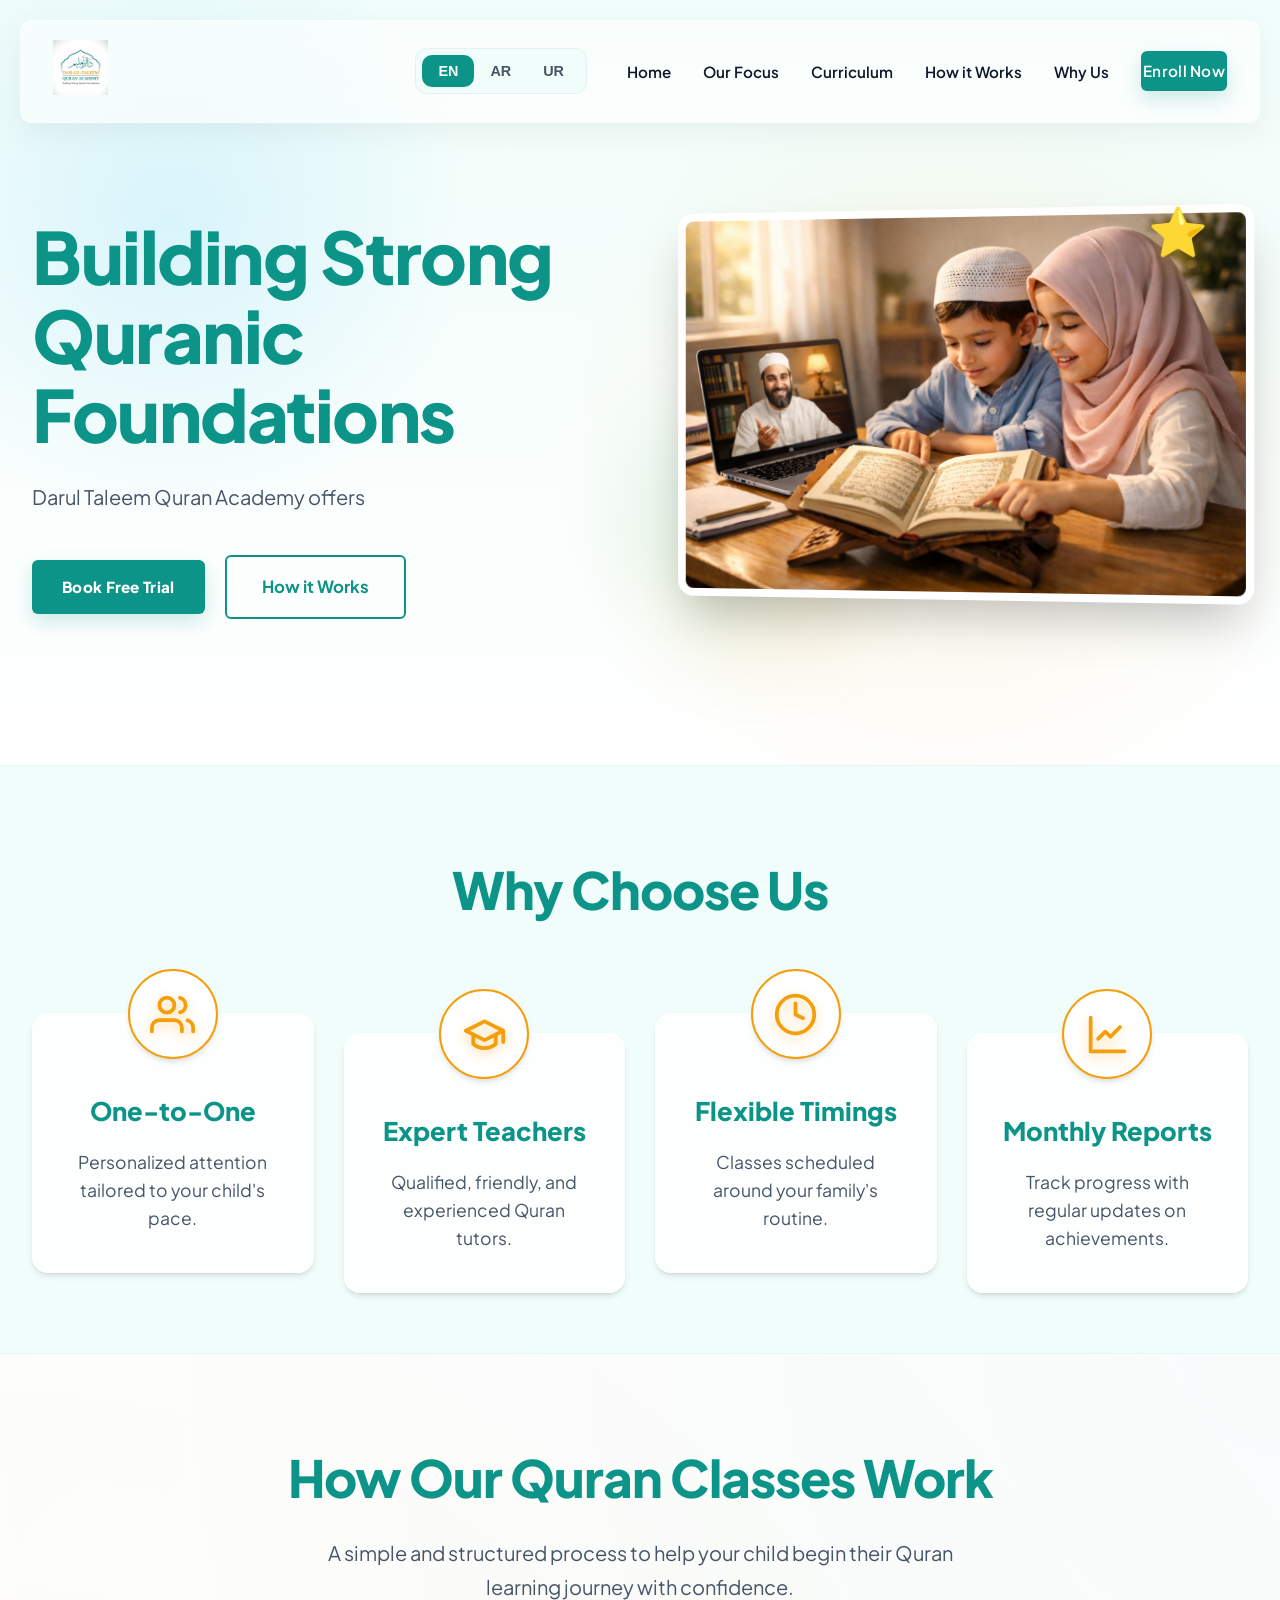
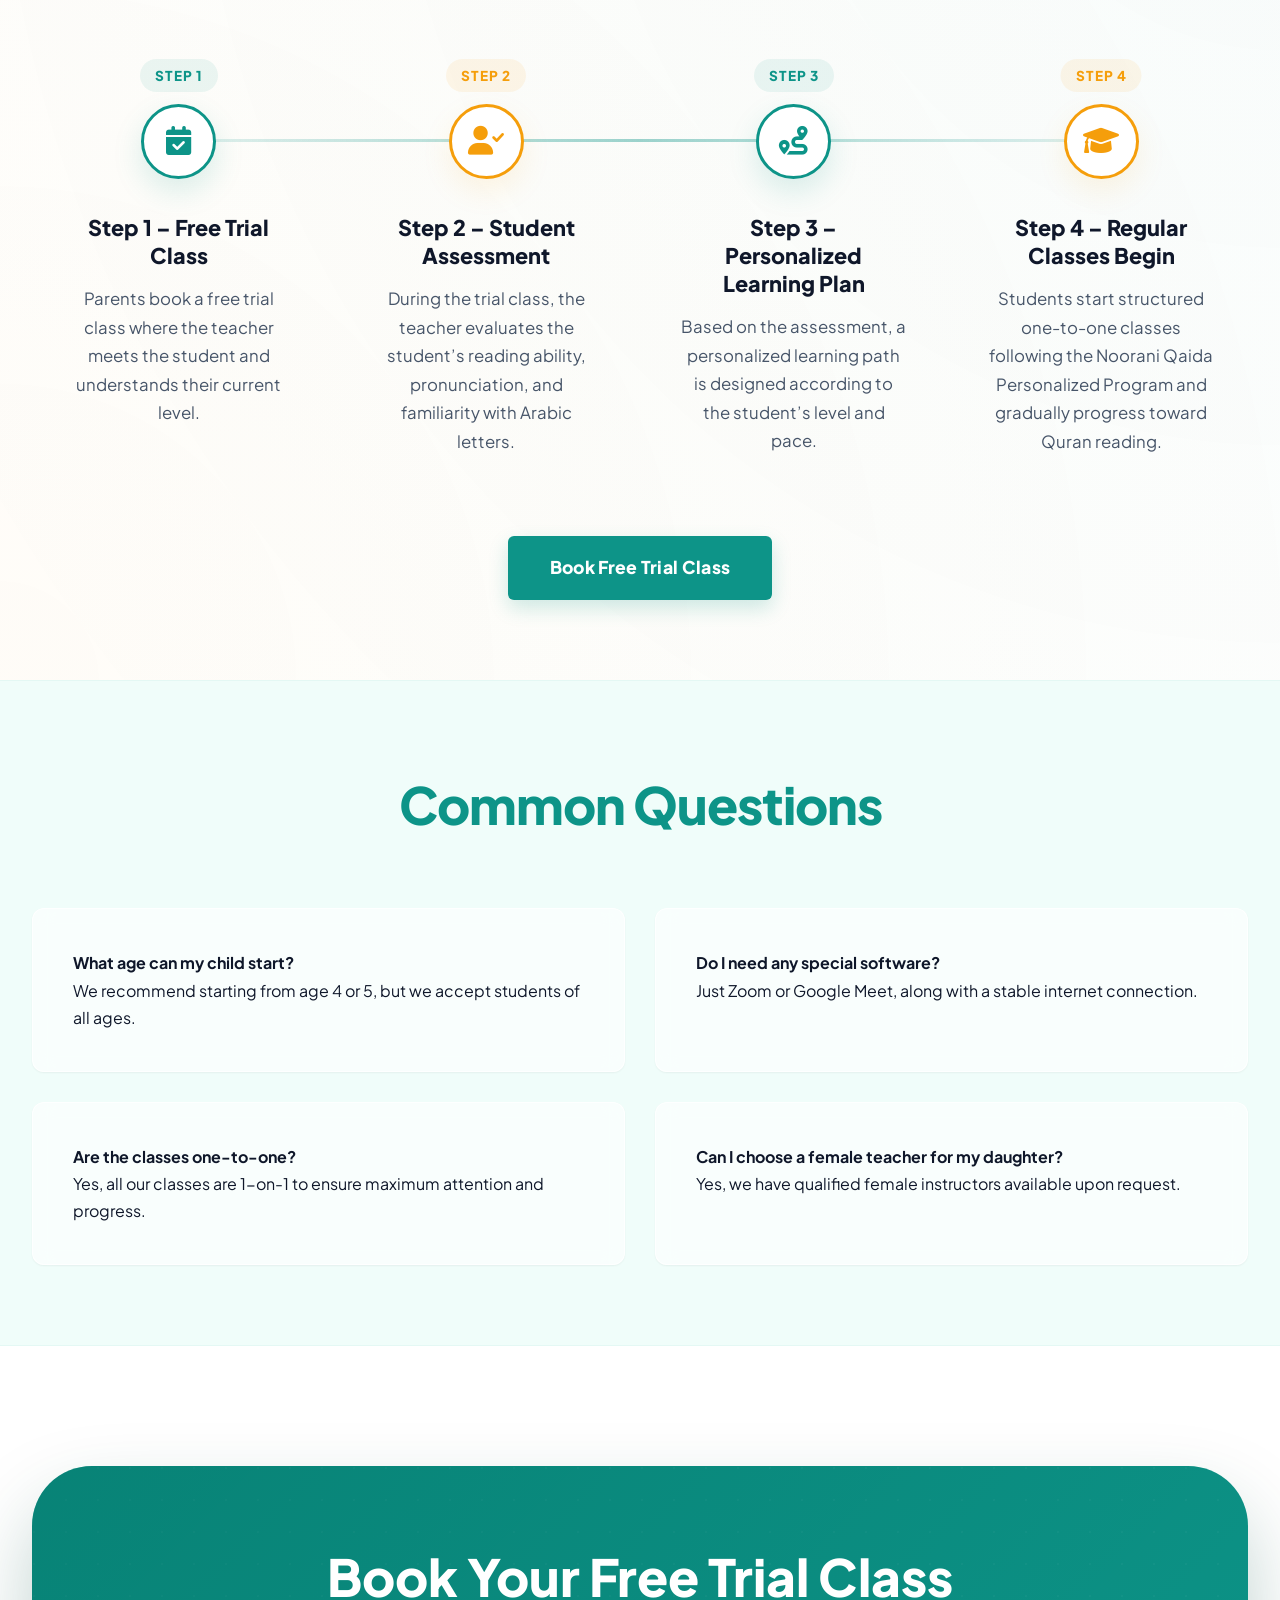
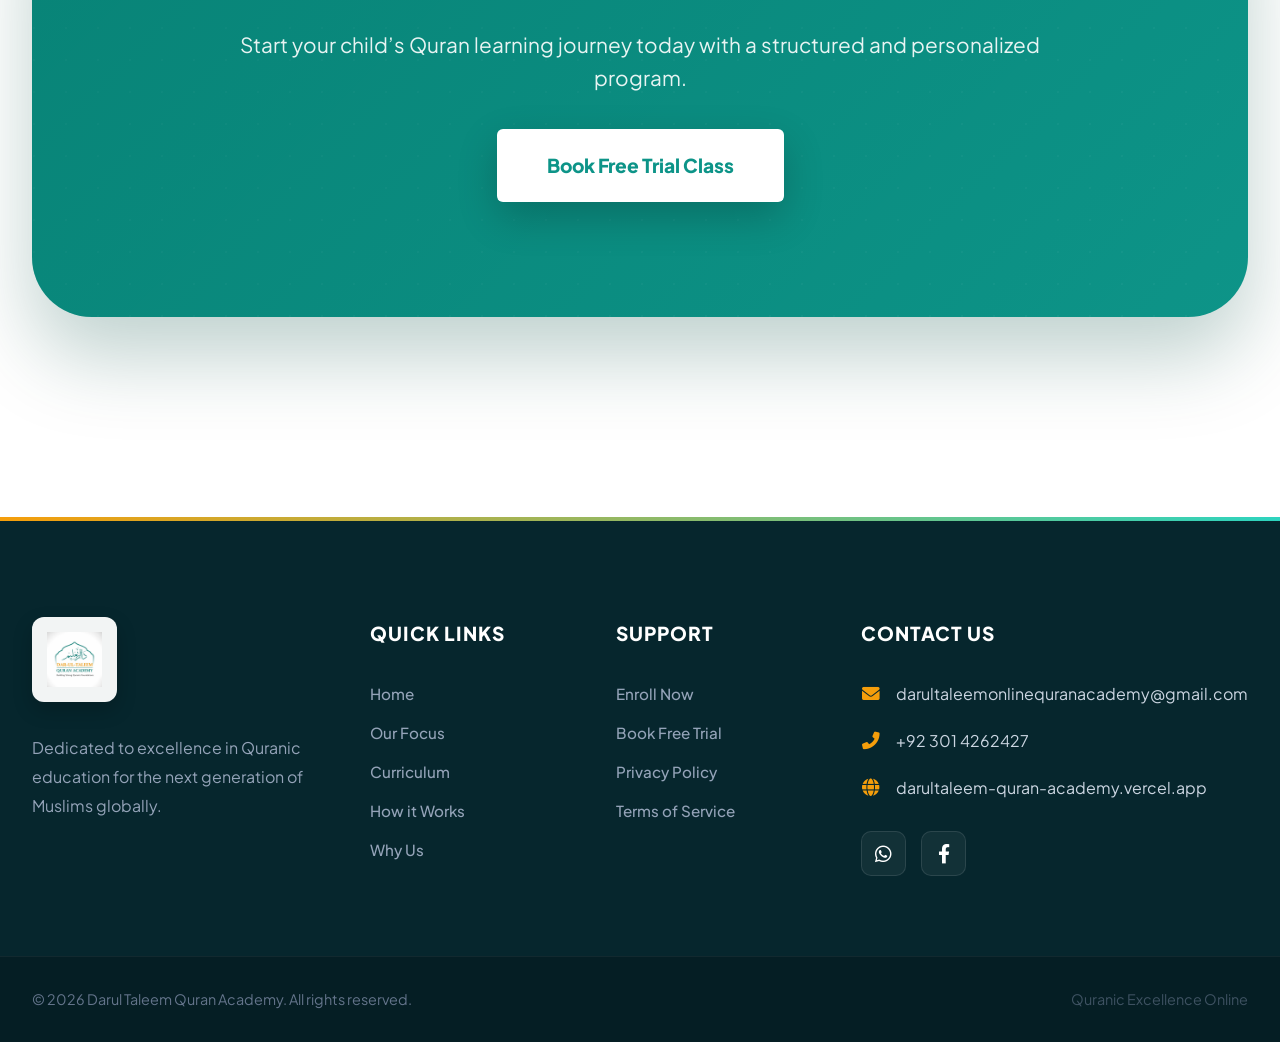
<file: index.html>
<!DOCTYPE html>
<html lang="en" dir="ltr">

<head>
    <meta charset="UTF-8">
    <meta name="viewport" content="width=device-width, initial-scale=1.0">
    <title>Darul Taleem Quran Academy | Playful Quranic Learning</title>
    <meta name="description"
        content="A playful and premium online Quran academy for children. Start from Arabic alphabets to beautiful recitation.">
    <link rel="stylesheet" href="styles.css">
    <link rel="preconnect" href="https://fonts.googleapis.com">
    <link rel="preconnect" href="https://fonts.gstatic.com" crossorigin>
    <link
        href="https://fonts.googleapis.com/css2?family=Plus+Jakarta+Sans:wght@400;500;600;700;800&family=Amiri:wght@400;700&display=swap"
        rel="stylesheet">
    <!-- Font Awesome for Icons -->
    <link rel="stylesheet" href="https://cdnjs.cloudflare.com/ajax/libs/font-awesome/6.0.0/css/all.min.css">
</head>

<body>
    <header id="main-header">
        <nav class="container">
            <div class="logo">
                <img src="DarulTaleemQuranAcademy Logo.png" alt="Darul Taleem Quran Academy Logo">
            </div>

            <div class="header-right">
                <div class="lang-switcher">
                    <button class="lang-btn active" data-lang="en">EN</button>
                    <button class="lang-btn" data-lang="ar">AR</button>
                    <button class="lang-btn" data-lang="ur">UR</button>
                </div>

                <button id="mobile-menu-btn" class="mobile-menu-btn">
                    <i class="fas fa-bars"></i>
                </button>

                <ul class="nav-links">
                    <li><a href="#hero" data-i18n="nav_home">Home</a></li>
                    <li><a href="#focus" data-i18n="nav_focus">Our Focus</a></li>
                    <li><a href="curriculum.html" data-i18n="nav_curriculum">Curriculum</a></li>
                    <li><a href="how-it-works.html" data-i18n="nav_how_it_works">How it Works</a></li>
                    <li><a href="#why-us" data-i18n="nav_why">Why Us</a></li>
                    <li><a href="trial.html" class="btn-primary" data-i18n="nav_enroll">Enroll Now</a></li>
                </ul>
            </div>
        </nav>
    </header>

    <main>
        <section id="hero">
            <div class="container hero-content">
                <div class="hero-text-area">
                    <h1 class="reveal" data-i18n="hero_title">Building Strong Quranic Foundations</h1>
                    <p class="hero-subtitle typewriter" data-i18n="hero_subtitle"></p>
                    <div class="hero-btns reveal">
                        <a href="trial.html" class="btn-primary" data-i18n="btn_trial">Book Free Trial</a>
                        <a href="how-it-works.html" class="btn-secondary" data-i18n="nav_how_it_works">How it Works</a>
                    </div>
                </div>
                <div class="hero-image-container reveal">
                    <img src="Child_hero2.png" alt="Happy Quran Student" class="hero-main-img">
                </div>
            </div>
        </section>

        <!-- Why Us Section -->
        <section class="why-us-section section-soft reveal" id="why-us">
            <div class="container">
                <div class="section-header">
                    <h2 data-i18n="why_title">Why Choose Us</h2>
                </div>
                <div class="why-grid reveal reveal-stagger">
                    <div class="why-card">
                        <div class="why-icon">
                            <svg width="45" height="45" viewBox="0 0 24 24" fill="none" stroke="var(--secondary-color)"
                                stroke-width="2" stroke-linecap="round" stroke-linejoin="round">
                                <path d="M17 21v-2a4 4 0 0 0-4-4H5a4 4 0 0 0-4 4v2"></path>
                                <circle cx="9" cy="7" r="4"></circle>
                                <path d="M23 21v-2a4 4 0 0 0-3-3.87"></path>
                                <path d="M16 3.13a4 4 0 0 1 0 7.75"></path>
                            </svg>
                        </div>
                        <h3 data-i18n="why_card1_title">One-to-One</h3>
                        <p data-i18n="why_card1_desc">Personalized attention tailored to your child's pace.</p>
                    </div>
                    <div class="why-card">
                        <div class="why-icon">
                            <svg width="45" height="45" viewBox="0 0 24 24" fill="none" stroke="var(--secondary-color)"
                                stroke-width="2" stroke-linecap="round" stroke-linejoin="round">
                                <path d="M22 10v6M2 10l10-5 10 5-10 5z"></path>
                                <path d="M6 12v5c3 3 9 3 12 0v-5"></path>
                            </svg>
                        </div>
                        <h3 data-i18n="why_card2_title">Expert Teachers</h3>
                        <p data-i18n="why_card2_desc">Qualified, friendly, and experienced Quran tutors.</p>
                    </div>
                    <div class="why-card">
                        <div class="why-icon">
                            <svg width="45" height="45" viewBox="0 0 24 24" fill="none" stroke="var(--secondary-color)"
                                stroke-width="2" stroke-linecap="round" stroke-linejoin="round">
                                <circle cx="12" cy="12" r="10"></circle>
                                <polyline points="12 6 12 12 16 14"></polyline>
                            </svg>
                        </div>
                        <h3 data-i18n="why_card3_title">Flexible Timings</h3>
                        <p data-i18n="why_card3_desc">Classes scheduled around your family's routine.</p>
                    </div>
                    <div class="why-card">
                        <div class="why-icon">
                            <svg width="45" height="45" viewBox="0 0 24 24" fill="none" stroke="var(--secondary-color)"
                                stroke-width="2" stroke-linecap="round" stroke-linejoin="round">
                                <path d="M3 3v18h18"></path>
                                <path d="M18.7 8l-5.1 5.2-2.8-2.7L7 14.3"></path>
                            </svg>
                        </div>
                        <h3 data-i18n="why_card4_title">Monthly Reports</h3>
                        <p data-i18n="why_card4_desc">Track progress with regular updates on achievements.</p>
                    </div>
                </div>
        </section>

        <!-- How It Works Section (Home) -->
        <section class="timeline-section reveal">
            <div class="container">
                <div class="section-header">
                    <h2 data-i18n="how_it_works_title">How It Works</h2>
                    <p data-i18n="how_it_works_subtitle">A simple and structured journey to begin Quran learning with
                        confidence.</p>
                </div>

                <div class="timeline-container">
                    <div class="timeline-grid reveal reveal-stagger">
                        <!-- Step 1 -->
                        <div class="timeline-item">
                            <span class="step-label" data-i18n="step1_label">Step 1</span>
                            <div class="timeline-point">
                                <i class="fas fa-calendar-check"></i>
                            </div>
                            <div class="timeline-content">
                                <h3 data-i18n="step1_title">Book Free Trial Class</h3>
                                <p data-i18n="step1_desc">Parents schedule a free trial class for their child.</p>
                            </div>
                        </div>

                        <!-- Step 2 -->
                        <div class="timeline-item">
                            <span class="step-label" data-i18n="step2_label">Step 2</span>
                            <div class="timeline-point">
                                <i class="fas fa-user-check"></i>
                            </div>
                            <div class="timeline-content">
                                <h3 data-i18n="step2_title">Student Assessment</h3>
                                <p data-i18n="step2_desc">The teacher evaluates the child’s current level,
                                    pronunciation, and reading ability.</p>
                            </div>
                        </div>

                        <!-- Step 3 -->
                        <div class="timeline-item">
                            <span class="step-label" data-i18n="step3_label">Step 3</span>
                            <div class="timeline-point">
                                <i class="fas fa-route"></i>
                            </div>
                            <div class="timeline-content">
                                <h3 data-i18n="step3_title">Personalized Learning Plan</h3>
                                <p data-i18n="step3_desc">A customized learning path is created according to the
                                    student’s level and pace.</p>
                            </div>
                        </div>

                        <!-- Step 4 -->
                        <div class="timeline-item">
                            <span class="step-label" data-i18n="step4_label">Step 4</span>
                            <div class="timeline-point">
                                <i class="fas fa-graduation-cap"></i>
                            </div>
                            <div class="timeline-content">
                                <h3 data-i18n="step4_title">Start Regular Quran Classes</h3>
                                <p data-i18n="step4_desc">The student begins structured one-to-one Quran learning
                                    classes.</p>
                            </div>
                        </div>
                    </div>
                </div>

                <!-- Subtle Bottom CTA -->
                <div style="text-align: center; margin-top: 60px;">
                    <a href="trial.html" class="btn-primary" style="padding: 15px 40px; font-size: 1.1rem;">
                        <span data-i18n="how_cta_btn">Book Free Trial Class</span>
                    </a>
                </div>
            </div>
        </section>

        <!-- FAQ Section -->
        <section class="faq-section section-soft reveal" id="faq">
            <div class="container">
                <div class="section-header">
                    <h2 data-i18n="faq_title">Common Questions</h2>
                </div>
                <div class="faq-grid reveal reveal-stagger">
                    <div class="faq-item">
                        <h4 data-i18n="faq_q1">What age can my child start?</h4>
                        <p data-i18n="faq_a1">We recommend starting from age 4 or 5, but we accept students of all ages.
                        </p>
                    </div>
                    <div class="faq-item">
                        <h4 data-i18n="faq_q2">Do I need any special software?</h4>
                        <p data-i18n="faq_a2">Just Zoom or Google Meet, along with a stable internet connection.</p>
                    </div>
                    <div class="faq-item">
                        <h4 data-i18n="faq_q3">Are the classes one-to-one?</h4>
                        <p data-i18n="faq_a3">Yes, all our classes are 1-on-1 to ensure maximum attention and progress.
                        </p>
                    </div>
                    <div class="faq-item">
                        <h4 data-i18n="faq_q4">Can I choose a female teacher for my daughter?</h4>
                        <p data-i18n="faq_a4">Yes, we have qualified female instructors available upon request.</p>
                    </div>
                </div>
            </div>
        </section>

        <section class="curriculum-cta section-white reveal">
            <div class="container">
                <div class="cta-banner">
                    <div class="cta-content">
                        <h2 data-i18n="how_cta_title">Book Your Free Trial Class</h2>
                        <p class="cta-subtitle" data-i18n="how_cta_text">Start your child’s Quran learning journey today
                            with a structured and personalized program.</p>
                        <a href="trial.html" class="cta-btn-prominent">
                            <span data-i18n="how_cta_btn">Book Free Trial Class</span>
                        </a>
                    </div>
                </div>
            </div>
        </section>
    </main>

    <footer>
        <div class="container">
            <div class="footer-grid reveal reveal-stagger">
                <!-- Info Column -->
                <div class="footer-col footer-info">
                    <div class="footer-logo-container">
                        <img src="DarulTaleemQuranAcademy Logo.png" alt="Darul Taleem Quran Academy"
                            class="footer-logo">
                    </div>
                    <p data-i18n="footer_about">Dedicated to excellence in Quranic education for the next generation of
                        Muslims globally. We provide structured online classes tailored to your child's pace.</p>
                </div>

                <!-- Quick Links Column -->
                <div class="footer-col">
                    <h4 data-i18n="footer_links">Quick Links</h4>
                    <ul class="footer-links-list">
                        <li><a href="#hero" data-i18n="nav_home">Home</a></li>
                        <li><a href="#focus" data-i18n="nav_focus">Our Focus</a></li>
                        <li><a href="curriculum.html" data-i18n="nav_curriculum">Curriculum</a></li>
                        <li><a href="how-it-works.html" data-i18n="nav_how_it_works">How it Works</a></li>
                        <li><a href="#why-us" data-i18n="nav_why">Why Us</a></li>
                    </ul>
                </div>

                <!-- Support Column -->
                <div class="footer-col">
                    <h4 data-i18n="footer_support">Support</h4>
                    <ul class="footer-links-list">
                        <li><a href="trial.html" data-i18n="nav_enroll">Enroll Now</a></li>
                        <li><a href="trial.html" data-i18n="btn_trial">Book Free Trial</a></li>
                        <li><a href="#" data-i18n="privacy_policy">Privacy Policy</a></li>
                        <li><a href="#" data-i18n="terms_service">Terms of Service</a></li>
                    </ul>
                </div>

                <!-- Contact Column -->
                <div class="footer-col">
                    <h4 data-i18n="footer_contact_title">Contact Us</h4>
                    <ul class="contact-info-list">
                        <li>
                            <a href="mailto:darultaleemonlinequranacademy@gmail.com" class="contact-item">
                                <i class="fas fa-envelope"></i>
                                <span>darultaleemonlinequranacademy@gmail.com</span>
                            </a>
                        </li>
                        <li>
                            <a href="tel:+923014262427" class="contact-item">
                                <i class="fas fa-phone-alt"></i>
                                <span>+92 301 4262427</span>
                            </a>
                        </li>
                        <li>
                            <a href="https://darultaleem-quran-academy.vercel.app/" class="contact-item"
                                target="_blank">
                                <i class="fas fa-globe"></i>
                                <span>darultaleem-quran-academy.vercel.app</span>
                            </a>
                        </li>
                    </ul>
                    <div class="footer-socials">
                        <a href="https://wa.me/923014262427" class="social-icon wa" target="_blank">
                            <i class="fab fa-whatsapp"></i>
                        </a>
                        <a href="https://web.facebook.com/darultaleemquranacademy" class="social-icon fb"
                            target="_blank">
                            <i class="fab fa-facebook-f"></i>
                        </a>
                    </div>
                </div>
            </div>
        </div>

        <div class="footer-bottom-bar">
            <div class="container bottom-content">
                <p data-i18n="footer_rights">© 2026 Darul Taleem Quran Academy. All rights reserved.</p>
                <div class="footer-bottom-links">
                    <span style="opacity: 0.6;">Quranic Excellence Online</span>
                </div>
            </div>
        </div>
    </footer>

    <script src="script.js"></script>
</body>

</html>
</file>
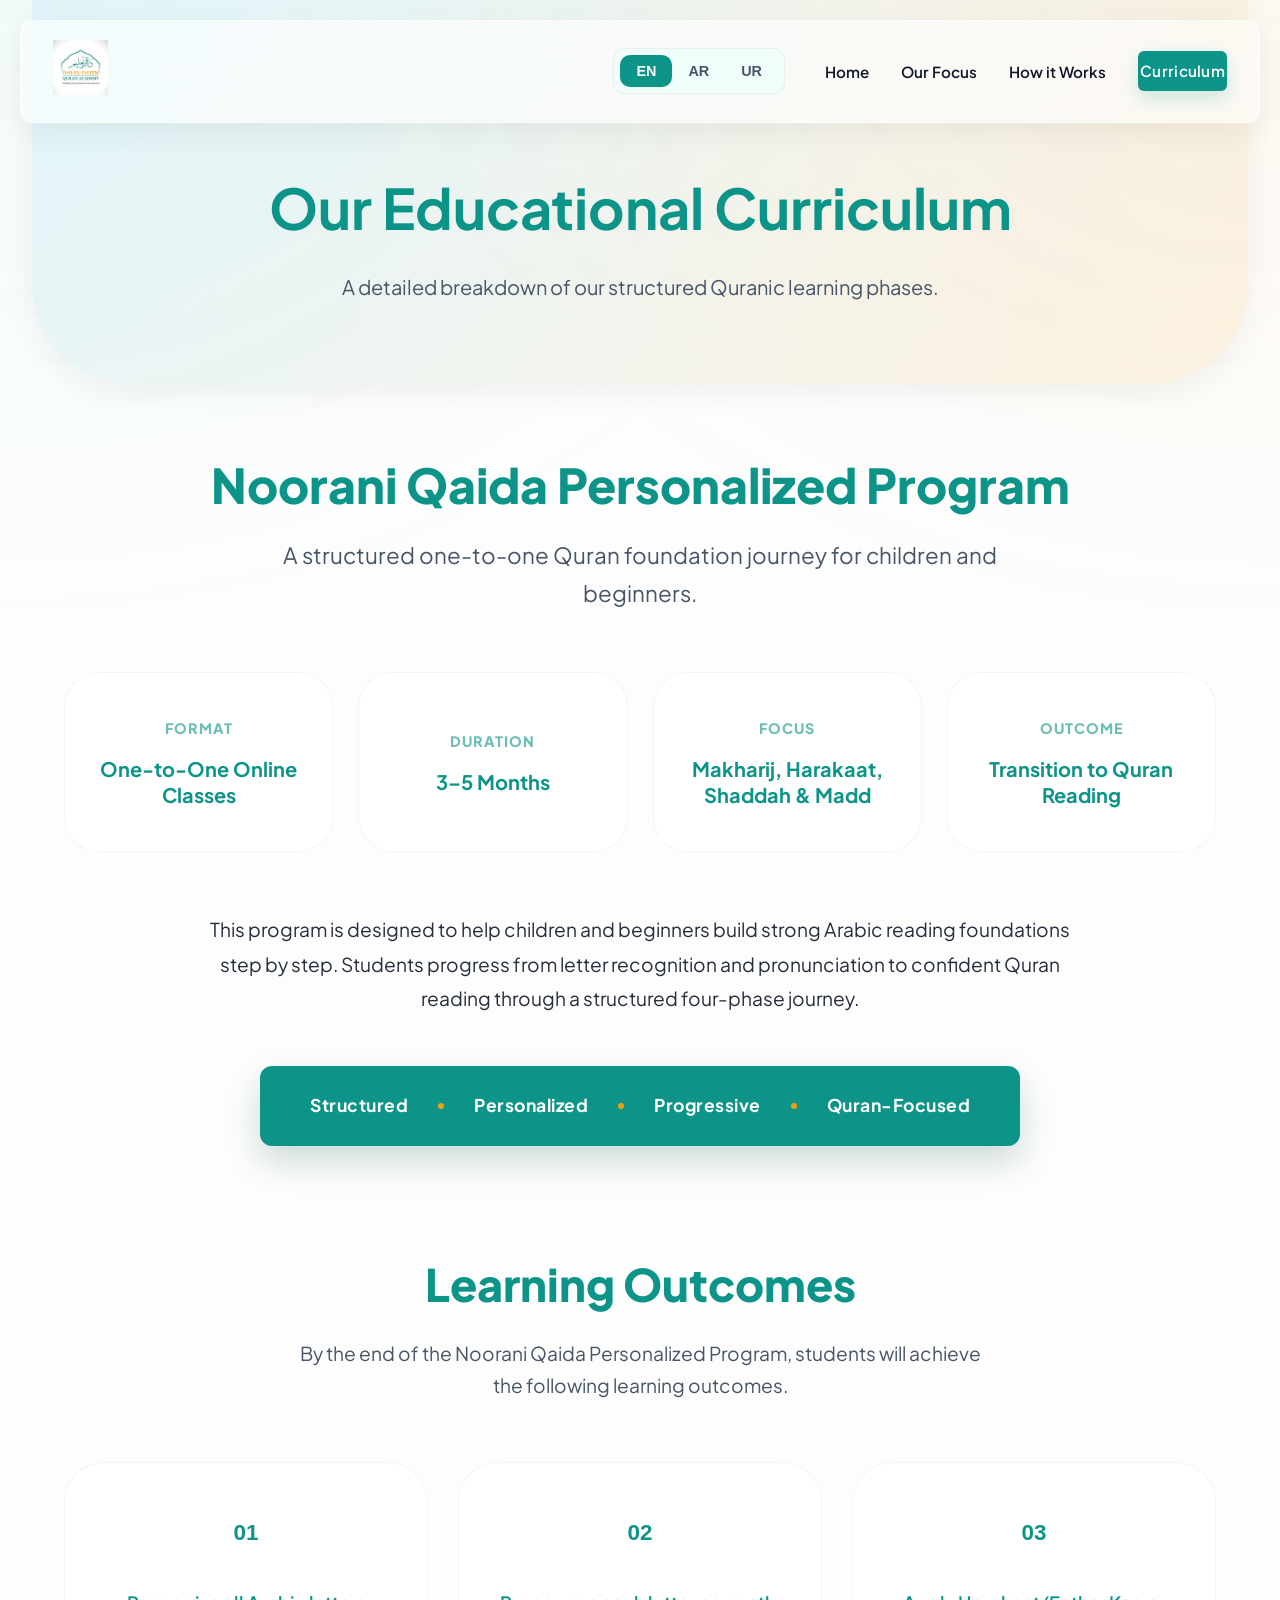
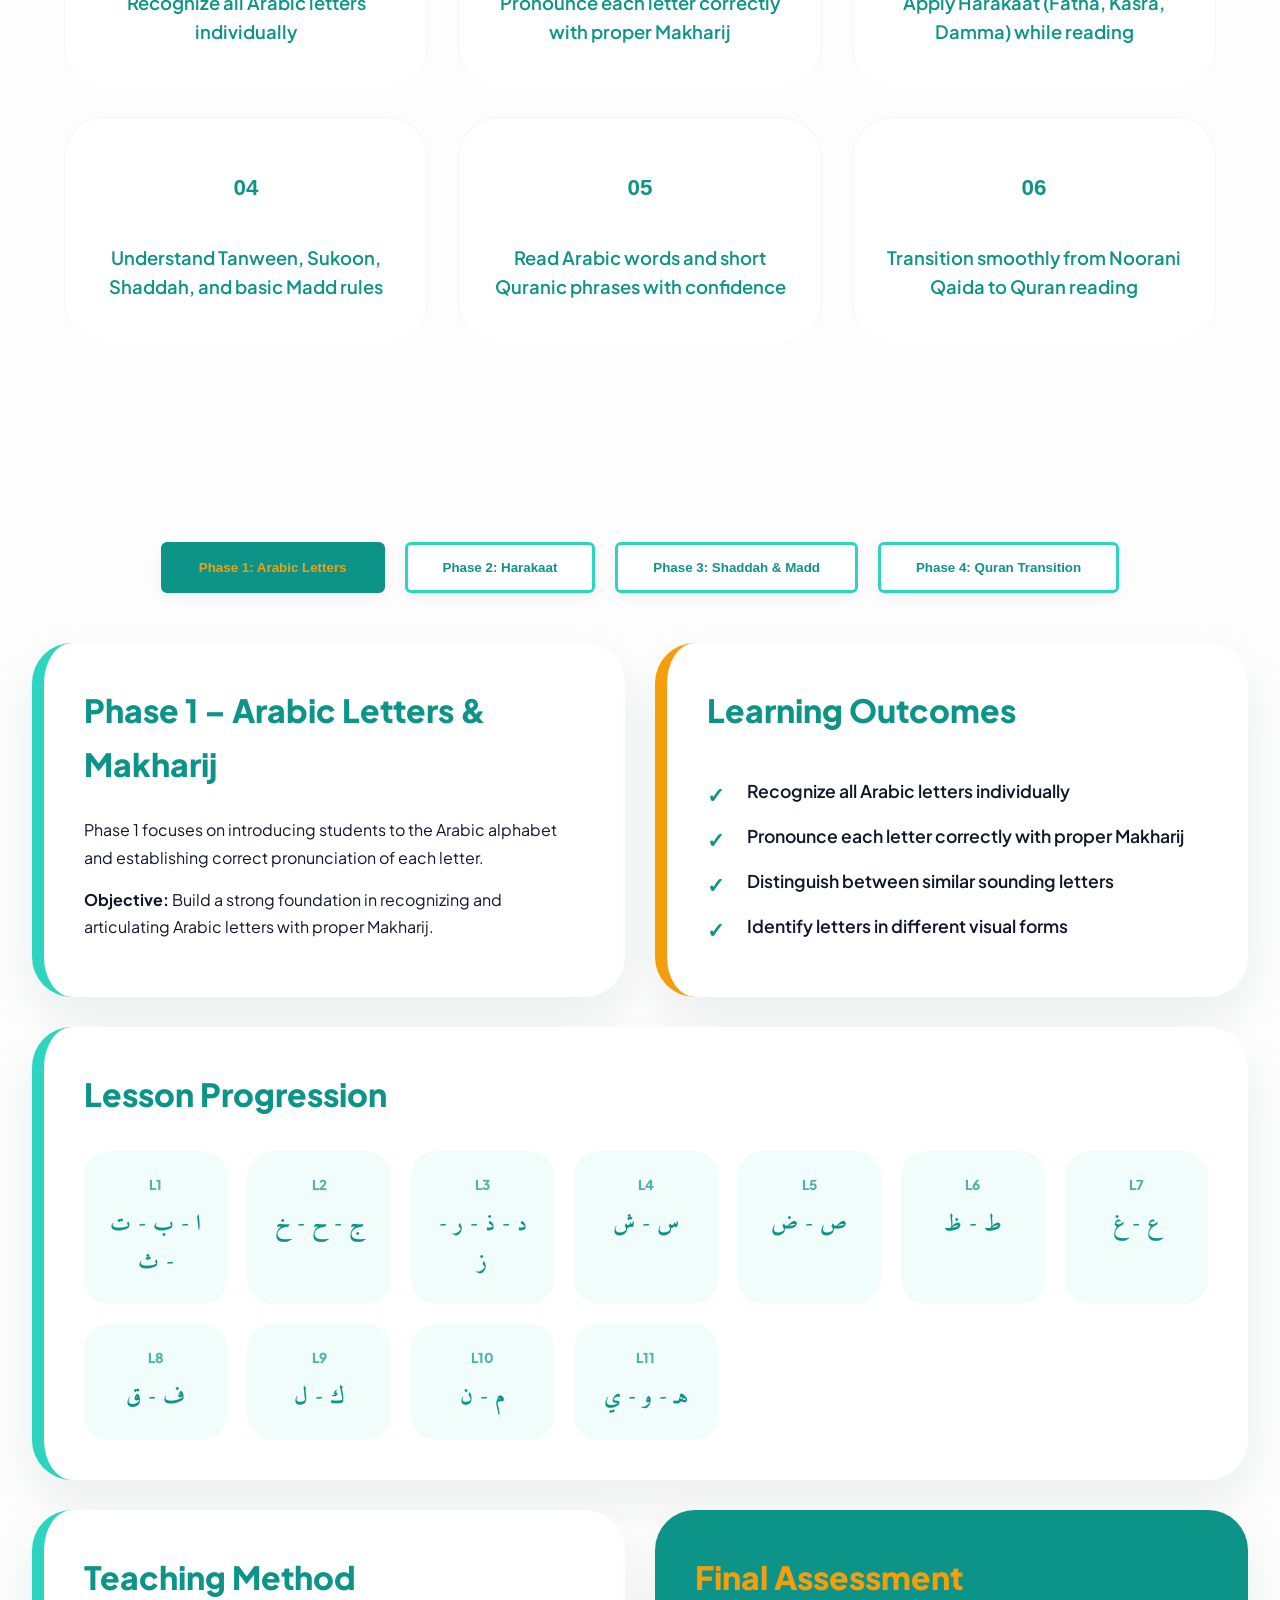
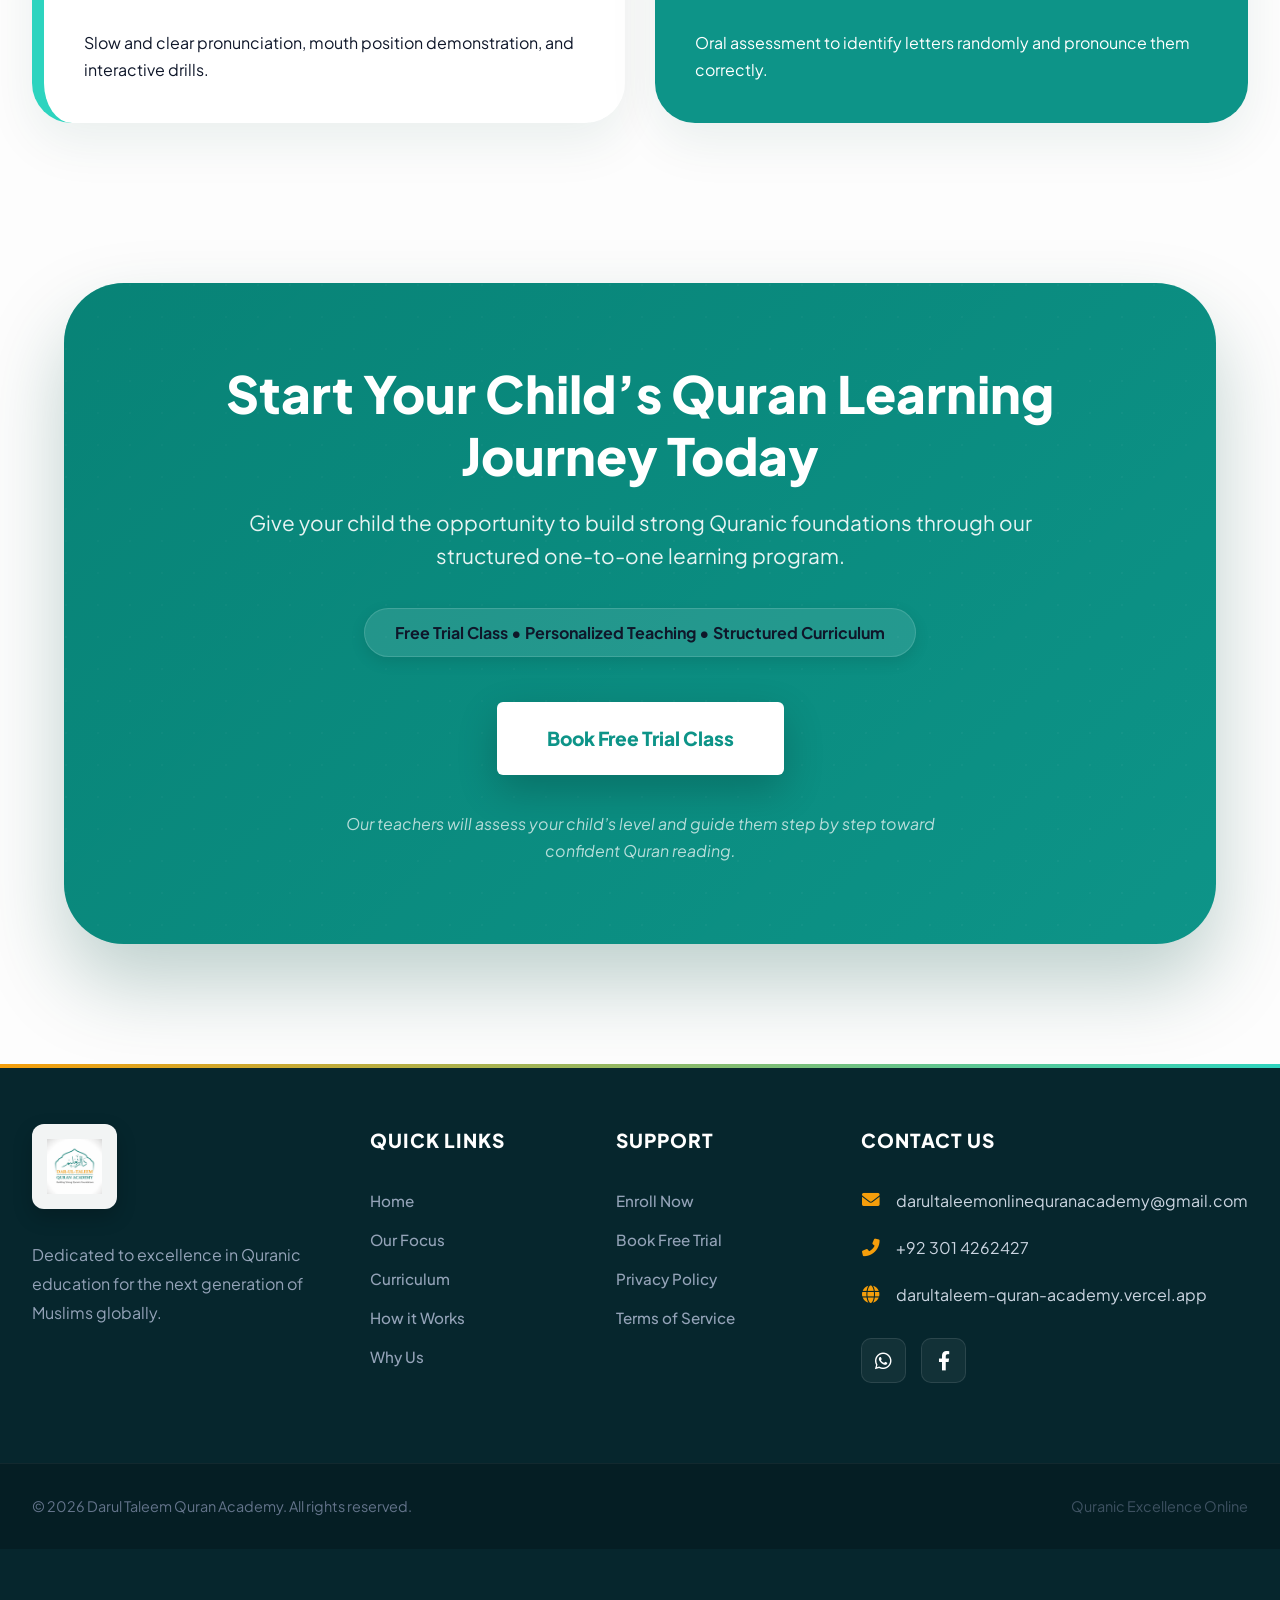
<file: curriculum.html>
<!DOCTYPE html>
<html lang="en" dir="ltr">

<head>
    <meta charset="UTF-8">
    <meta name="viewport" content="width=device-width, initial-scale=1.0">
    <title>Curriculum - Darul Taleem Quran Academy</title>
    <link rel="stylesheet" href="styles.css">
    <link rel="preconnect" href="https://fonts.googleapis.com">
    <link rel="preconnect" href="https://fonts.gstatic.com" crossorigin>
    <link
        href="https://fonts.googleapis.com/css2?family=Plus+Jakarta+Sans:wght@400;500;600;700;800&family=Amiri:wght@400;700&display=swap"
        rel="stylesheet">
    <link rel="stylesheet" href="https://cdnjs.cloudflare.com/ajax/libs/font-awesome/6.0.0/css/all.min.css">
</head>

<body class="curriculum-page">
    <header id="main-header">
        <nav class="container">
            <div class="logo">
                <a href="index.html"><img src="DarulTaleemQuranAcademy Logo.png" alt="Logo"></a>
            </div>
            <div class="header-right">
                <div class="lang-switcher">
                    <button class="lang-btn" data-lang="en">EN</button>
                    <button class="lang-btn" data-lang="ar">AR</button>
                    <button class="lang-btn" data-lang="ur">UR</button>
                </div>

                <button id="mobile-menu-btn" class="mobile-menu-btn">
                    <i class="fas fa-bars"></i>
                </button>
                <ul class="nav-links">
                    <li><a href="index.html" data-i18n="nav_home">Home</a></li>
                    <li><a href="index.html#focus" data-i18n="nav_focus">Our Focus</a></li>
                    <li><a href="how-it-works.html" data-i18n="nav_how_it_works">How it Works</a></li>
                    <li><a href="#" class="btn-primary" data-i18n="nav_curriculum">Curriculum</a></li>
                </ul>
            </div>
        </nav>
    </header>

    <main class="container">
        <section class="curriculum-hero reveal">
            <h1 data-i18n="curr_title">Our Educational Curriculum</h1>
            <p data-i18n="curr_subtitle">A detailed breakdown of our structured Quranic learning phases.</p>
        </section>

        <section class="program-overview reveal container">
            <div class="program-header">
                <h2 data-i18n="prog_overview_title">Noorani Qaida Personalized Program</h2>
                <p class="program-subtitle" data-i18n="prog_overview_subtitle">A structured one-to-one Quran foundation
                    journey for children and beginners.</p>
            </div>

            <div class="program-highlights-grid">
                <div class="highlight-card">
                    <span class="h-title" data-i18n="prog_h1_title">Format</span>
                    <p class="h-text" data-i18n="prog_h1_text">One-to-One Online Classes</p>
                </div>
                <div class="highlight-card">
                    <span class="h-title" data-i18n="prog_h2_title">Duration</span>
                    <p class="h-text" data-i18n="prog_h2_text">3–5 Months</p>
                </div>
                <div class="highlight-card">
                    <span class="h-title" data-i18n="prog_h3_title">Focus</span>
                    <p class="h-text" data-i18n="prog_h3_text">Makharij, Harakaat, Shaddah & Madd</p>
                </div>
                <div class="highlight-card">
                    <span class="h-title" data-i18n="prog_h4_title">Outcome</span>
                    <p class="h-text" data-i18n="prog_h4_text">Transition to Quran Reading</p>
                </div>
            </div>

            <div class="program-description-box">
                <p data-i18n="prog_desc">This program is designed to help children and beginners build strong Arabic
                    reading foundations step by step. Students progress from letter recognition and pronunciation to
                    confident Quran reading through a structured four-phase journey.</p>
            </div>

            <div class="program-strip">
                <span data-i18n="prog_strip_1">Structured</span>
                <span class="dot"></span>
                <span data-i18n="prog_strip_2">Personalized</span>
                <span class="dot"></span>
                <span data-i18n="prog_strip_3">Progressive</span>
                <span class="dot"></span>
                <span data-i18n="prog_strip_4">Quran-Focused</span>
            </div>
        </section>

        <section class="learning-outcomes-section reveal container">
            <div class="outcomes-header">
                <h2 data-i18n="outcomes_section_title">Learning Outcomes</h2>
                <p data-i18n="outcomes_section_subtitle">By the end of the Noorani Qaida Personalized Program, students
                    will achieve the following learning outcomes.</p>
            </div>

            <div class="outcomes-grid reveal reveal-stagger">
                <div class="outcome-visual-card">
                    <div class="outcome-icon">
                        <span class="icon-number">01</span>
                    </div>
                    <p data-i18n="out_card_1">Recognize all Arabic letters individually</p>
                </div>
                <div class="outcome-visual-card">
                    <div class="outcome-icon">
                        <span class="icon-number">02</span>
                    </div>
                    <p data-i18n="out_card_2">Pronounce each letter correctly with proper Makharij</p>
                </div>
                <div class="outcome-visual-card">
                    <div class="outcome-icon">
                        <span class="icon-number">03</span>
                    </div>
                    <p data-i18n="out_card_3">Apply Harakaat (Fatha, Kasra, Damma) while reading</p>
                </div>
                <div class="outcome-visual-card">
                    <div class="outcome-icon">
                        <span class="icon-number">04</span>
                    </div>
                    <p data-i18n="out_card_4">Understand Tanween, Sukoon, Shaddah, and basic Madd rules</p>
                </div>
                <div class="outcome-visual-card">
                    <div class="outcome-icon">
                        <span class="icon-number">05</span>
                    </div>
                    <p data-i18n="out_card_5">Read Arabic words and short Quranic phrases with confidence</p>
                </div>
                <div class="outcome-visual-card">
                    <div class="outcome-icon">
                        <span class="icon-number">06</span>
                    </div>
                    <p data-i18n="out_card_6">Transition smoothly from Noorani Qaida to Quran reading</p>
                </div>
            </div>
        </section>

        <section class="presentation-container reveal">
            <div class="presentation-tabs">
                <button class="tab-btn active" data-phase="phase1">
                    <span data-i18n="phase1_tab">Phase 1: Arabic Letters</span>
                </button>
                <button class="tab-btn" data-phase="phase2">
                    <span data-i18n="phase2_tab">Phase 2: Harakaat</span>
                </button>
                <button class="tab-btn" data-phase="phase3">
                    <span data-i18n="phase3_tab">Phase 3: Shaddah & Madd</span>
                </button>
                <button class="tab-btn" data-phase="phase4">
                    <span data-i18n="phase4_tab">Phase 4: Quran Transition</span>
                </button>
            </div>

            <div class="phase-content active" id="phase1">
                <div class="slide-grid">
                    <!-- Slide 1: Overview -->
                    <div class="slide-card reveal">
                        <h2 data-i18n="ph1_intro_title">Phase 1 – Arabic Letters & Makharij</h2>
                        <p data-i18n="ph1_intro_desc">Phase 1 focuses on introducing students to the Arabic alphabet and
                            establishing correct pronunciation of each letter.</p>
                        <ul class="objective-list">
                            <li><strong data-i18n="ph1_obj_label">Objective:</strong> <span
                                    data-i18n="ph1_obj_text">Build a strong foundation in recognizing and articulating
                                    Arabic letters with proper Makharij.</span></li>
                        </ul>
                    </div>

                    <!-- Slide 2: Outcomes -->
                    <div class="slide-card reveal variant">
                        <h3 data-i18n="ph1_outcomes_title">Learning Outcomes</h3>
                        <ul class="check-list">
                            <li data-i18n="ph1_out_1">Recognize all Arabic letters individually</li>
                            <li data-i18n="ph1_out_2">Pronounce each letter correctly with proper Makharij</li>
                            <li data-i18n="ph1_out_3">Distinguish between similar sounding letters</li>
                            <li data-i18n="ph1_out_4">Identify letters in different visual forms</li>
                        </ul>
                    </div>

                    <!-- Slide 3: Progression -->
                    <div class="slide-card full-width reveal">
                        <h3 data-i18n="ph1_progression_title">Lesson Progression</h3>
                        <div class="lesson-grid">
                            <div class="lesson-item"><span>L1</span>
                                <p>ا - ب - ت - ث</p>
                            </div>
                            <div class="lesson-item"><span>L2</span>
                                <p>ج - ح - خ</p>
                            </div>
                            <div class="lesson-item"><span>L3</span>
                                <p>د - ذ - ر - ز</p>
                            </div>
                            <div class="lesson-item"><span>L4</span>
                                <p>س - ش</p>
                            </div>
                            <div class="lesson-item"><span>L5</span>
                                <p>ص - ض</p>
                            </div>
                            <div class="lesson-item"><span>L6</span>
                                <p>ط - ظ</p>
                            </div>
                            <div class="lesson-item"><span>L7</span>
                                <p>ع - غ</p>
                            </div>
                            <div class="lesson-item"><span>L8</span>
                                <p>ف - ق</p>
                            </div>
                            <div class="lesson-item"><span>L9</span>
                                <p>ك - ل</p>
                            </div>
                            <div class="lesson-item"><span>L10</span>
                                <p>م - ن</p>
                            </div>
                            <div class="lesson-item"><span>L11</span>
                                <p>هـ - و - ي</p>
                            </div>
                        </div>
                    </div>

                    <!-- Slide 4: Teaching & Assessment -->
                    <div class="slide-card reveal">
                        <h3 data-i18n="ph1_teaching_title">Teaching Method</h3>
                        <p data-i18n="ph1_teaching_desc">Slow and clear pronunciation, demonstration of mouth position,
                            and interactive drills.</p>
                    </div>
                    <div class="slide-card reveal highlight">
                        <h3 data-i18n="ph1_assessment_title">Final Assessment</h3>
                        <p data-i18n="ph1_assessment_desc">Oral assessment to identify letters randomly and pronounce
                            them correctly without hesitation.</p>
                    </div>
                </div>
            </div>

            <!-- Phase 2 Content -->
            <div class="phase-content" id="phase2">
                <div class="slide-grid">
                    <!-- Slide 1: Overview -->
                    <div class="slide-card reveal">
                        <h2 data-i18n="ph2_intro_title">Phase 2 – Harakaat & Word Formation</h2>
                        <p data-i18n="ph2_intro_desc">Phase 2 introduces students to fundamental vowel signs and how to
                            combine letters to form simple words.</p>
                        <ul class="objective-list">
                            <li><strong data-i18n="ph2_obj_label">Objective:</strong> <span
                                    data-i18n="ph2_obj_text">Understand how vowels change letter sounds and learn to
                                    blend letters into simple syllables and words.</span></li>
                        </ul>
                    </div>

                    <!-- Slide 2: Outcomes -->
                    <div class="slide-card reveal variant">
                        <h3 data-i18n="ph2_outcomes_title">Learning Outcomes</h3>
                        <ul class="check-list">
                            <li data-i18n="ph2_out_1">Read letters with Fatha, Kasra, and Damma</li>
                            <li data-i18n="ph2_out_2">Recognize and apply Tanween and Sukoon</li>
                            <li data-i18n="ph2_out_3">Combine letters to form 2-3 letter words</li>
                            <li data-i18n="ph2_out_4">Read short syllables with confidence</li>
                        </ul>
                    </div>

                    <!-- Slide 3: Progression -->
                    <div class="slide-card full-width reveal">
                        <h3 data-i18n="ph2_progression_title">Lesson Progression</h3>
                        <div class="lesson-grid">
                            <div class="lesson-item"><span>L1</span>
                                <p>Fatha (َ)</p>
                            </div>
                            <div class="lesson-item"><span>L2</span>
                                <p>Kasra (ِ)</p>
                            </div>
                            <div class="lesson-item"><span>L3</span>
                                <p>Damma (ُ)</p>
                            </div>
                            <div class="lesson-item"><span>L4</span>
                                <p>Mixed Harakaat</p>
                            </div>
                            <div class="lesson-item"><span>L5</span>
                                <p>Tanween (ً ٍ ٌ)</p>
                            </div>
                            <div class="lesson-item"><span>L6</span>
                                <p>Sukoon (ْ)</p>
                            </div>
                            <div class=" lesson-item"><span>L7</span>
                                <p>2-Letter Words</p>
                            </div>
                            <div class="lesson-item"><span>L8</span>
                                <p>3-Letter Words</p>
                            </div>
                        </div>
                    </div>

                    <!-- Slide 4: Duration & Method -->
                    <div class="slide-card reveal">
                        <h3 data-i18n="ph2_teaching_title">Teaching Method</h3>
                        <p data-i18n="ph2_teaching_desc">Demonstrating sound changes, repetition drills, and slow
                            blending practice.</p>
                        <p style="margin-top: 20px; font-weight: 700; color: var(--primary-color);">
                            <span data-i18n="duration_label">Duration:</span> <span data-i18n="duration_text"
                                style="font-weight: 400;">3-4 weeks</span>
                        </p>
                    </div>
                    <div class="slide-card reveal highlight">
                        <h3 data-i18n="ph2_assessment_title">Final Assessment</h3>
                        <p data-i18n="ph2_assessment_desc">Assess ability to read Harakaat, Tanween, and Sukoon in
                            simple 2-3 letter words accurately.</p>
                    </div>
                </div>
            </div>

            <!-- Phase 3 Content -->
            <div class="phase-content" id="phase3">
                <div class="slide-grid">
                    <!-- Slide 1: Overview -->
                    <div class="slide-card reveal">
                        <h2 data-i18n="ph3_intro_title">Phase 3 – Shaddah & Basic Madd Rules</h2>
                        <p data-i18n="ph3_intro_desc">Phase 3 introduces students to more advanced reading elements used
                            in Quranic recitation. Students will learn how Shaddah affects pronunciation and how basic
                            Madd
                            rules extend vowel sounds.</p>
                        <ul class="objective-list">
                            <li><strong data-i18n="ph3_obj_label">Objective:</strong> <span
                                    data-i18n="ph3_obj_text">Master advanced reading elements like Shaddah and Madd
                                    rules
                                    to read longer words with correct rhythm.</span></li>
                        </ul>
                    </div>

                    <!-- Slide 2: Outcomes -->
                    <div class="slide-card reveal variant">
                        <h3 data-i18n="ph3_outcomes_title">Learning Outcomes</h3>
                        <ul class="check-list">
                            <li data-i18n="ph3_out_1">Correctly read letters with Shaddah</li>
                            <li data-i18n="ph3_out_2">Recognize and apply basic Madd rules</li>
                            <li data-i18n="ph3_out_3">Understand how Shaddah changes pronunciation</li>
                            <li data-i18n="ph3_out_4">Read longer Arabic word combinations</li>
                            <li data-i18n="ph3_out_5">Maintain correct rhythm during reading</li>
                        </ul>
                    </div>

                    <!-- Slide 3: Progression -->
                    <div class="slide-card full-width reveal">
                        <h3 data-i18n="ph3_progression_title">Lesson Progression</h3>
                        <div class="lesson-grid">
                            <div class="lesson-item"><span>L1</span>
                                <p data-i18n="ph3_l1_text">بَّ – تَّ – مَّ</p>
                            </div>
                            <div class="lesson-item"><span>L2</span>
                                <p data-i18n="ph3_l2_text">Shaddah Practice</p>
                            </div>
                            <div class="lesson-item"><span>L3</span>
                                <p data-i18n="ph3_l3_text">بَا – تَا (Alif Madd)</p>
                            </div>
                            <div class="lesson-item"><span>L4</span>
                                <p data-i18n="ph3_l4_text">بُو – تُو (Waw Madd)</p>
                            </div>
                            <div class="lesson-item"><span>L5</span>
                                <p data-i18n="ph3_l5_text">بِى – تِى (Ya Madd)</p>
                            </div>
                            <div class="lesson-item"><span>L6</span>
                                <p data-i18n="ph3_l6_text">Madd Practice</p>
                            </div>
                            <div class="lesson-item"><span>L7</span>
                                <p data-i18n="ph3_l7_text">Mixed Reading</p>
                            </div>
                            <div class="lesson-item"><span>L8</span>
                                <p data-i18n="ph3_l8_text">Longer Words</p>
                            </div>
                        </div>
                    </div>

                    <!-- Slide 4: Duration & Method -->
                    <div class="slide-card reveal">
                        <h3 data-i18n="ph3_teaching_title">Teaching Method</h3>
                        <p data-i18n="ph3_teaching_desc">Focusing on Shaddah effect, pause/stretch for Madd, and guided
                            reading of longer words.</p>
                        <p style="margin-top: 20px; font-weight: 700; color: var(--primary-color);">
                            <span data-i18n="duration_label">Duration:</span> <span data-i18n="duration_text"
                                style="font-weight: 400;">3-4 weeks</span>
                        </p>
                    </div>
                    <div class="slide-card reveal highlight">
                        <h3 data-i18n="ph3_assessment_title">Final Assessment</h3>
                        <p data-i18n="ph3_assessment_desc">Assess pronunciation of Shaddah, application of Madd, and
                            reading of longer words confidently.</p>
                    </div>
                </div>
            </div>

            <!-- Phase 4 Content -->
            <div class="phase-content" id="phase4">
                <div class="slide-grid">
                    <!-- Slide 1: Overview -->
                    <div class="slide-card reveal">
                        <h2 data-i18n="ph4_intro_title">Phase 4 – Transition to Quran Reading</h2>
                        <p data-i18n="ph4_intro_desc">Phase 4 prepares students to transition from Noorani Qaida to
                            actual
                            Quran reading. Students begin reading short Quranic words and simple verses while applying
                            all
                            learned skills.</p>
                        <ul class="objective-list">
                            <li><strong data-i18n="ph4_obj_label">Objective:</strong> <span
                                    data-i18n="ph4_obj_text">Develop fluency and confidence while transitioning from
                                    Qaida
                                    to reading actual Quranic text.</span></li>
                        </ul>
                    </div>

                    <!-- Slide 2: Outcomes -->
                    <div class="slide-card reveal variant">
                        <h3 data-i18n="ph4_outcomes_title">Learning Outcomes</h3>
                        <ul class="check-list">
                            <li data-i18n="ph4_out_1">Read simple Quranic words confidently</li>
                            <li data-i18n="ph4_out_2">Apply all rules while reading</li>
                            <li data-i18n="ph4_out_3">Maintain correct Makharij during recitation</li>
                            <li data-i18n="ph4_out_4">Read short Quranic verses smoothly</li>
                            <li data-i18n="ph4_out_5">Ready to begin regular Quran reading (Nazra)</li>
                        </ul>
                    </div>

                    <!-- Slide 3: Progression -->
                    <div class="slide-card full-width reveal">
                        <h3 data-i18n="ph4_progression_title">Lesson Progression</h3>
                        <div class="lesson-grid">
                            <div class="lesson-item"><span>L1</span>
                                <p data-i18n="ph4_l1_text">Revision of Advanced Lessons</p>
                            </div>
                            <div class="lesson-item"><span>L2</span>
                                <p data-i18n="ph4_l2_text">Simple Quranic Words</p>
                            </div>
                            <div class="lesson-item"><span>L3</span>
                                <p data-i18n="ph4_l3_text">Short Quranic Phrases</p>
                            </div>
                            <div class="lesson-item"><span>L4</span>
                                <p data-i18n="ph4_l4_text">Selected Short Verses</p>
                            </div>
                            <div class="lesson-item"><span>L5</span>
                                <p data-i18n="ph4_l5_text">Reading from Short Surahs</p>
                            </div>
                            <div class="lesson-item"><span>L6</span>
                                <p data-i18n="ph4_l6_text">Fluency Practice</p>
                            </div>
                            <div class="lesson-item"><span>L7</span>
                                <p data-i18n="ph4_l7_text">Confidence Building</p>
                            </div>
                            <div class="lesson-item"><span>L8</span>
                                <p data-i18n="ph4_l8_text">Final Preparation for Nazra</p>
                            </div>
                        </div>
                    </div>

                    <!-- Slide 4: Duration & Method -->
                    <div class="slide-card reveal">
                        <h3 data-i18n="ph4_teaching_title">Teaching Method</h3>
                        <p data-i18n="ph4_teaching_desc">Guided reading from the Quran, focusing on fluency and
                            correcting
                            common mistakes carefully.</p>
                        <p style="margin-top: 20px; font-weight: 700; color: var(--primary-color);">
                            <span data-i18n="duration_label">Duration:</span> <span data-i18n="duration_text"
                                style="font-weight: 400;">3-4 weeks</span>
                        </p>
                    </div>
                    <div class="slide-card reveal highlight">
                        <h3 data-i18n="ph4_assessment_title">Final Assessment</h3>
                        <p data-i18n="ph4_assessment_desc">Evaluate confidence and fluency in reading Quranic words and
                            verses correctly.</p>
                    </div>
                </div>
            </div>
        </section>

        <section class="curriculum-cta reveal container">
            <div class="cta-banner">
                <div class="cta-content">
                    <h2 data-i18n="curr_cta_title">Start Your Child’s Quran Learning Journey Today</h2>
                    <p class="cta-subtitle" data-i18n="curr_cta_subtitle">Give your child the opportunity to build
                        strong
                        Quranic foundations through our structured one-to-one learning program.</p>
                    <div class="cta-reassurance">
                        <span data-i18n="curr_cta_reassurance">Free Trial Class • Personalized Teaching • Structured
                            Curriculum</span>
                    </div>
                    <a href="trial.html" class="cta-btn-prominent">
                        <span data-i18n="curr_cta_btn">Book Free Trial Class</span>
                    </a>
                    <p class="cta-footer-text" data-i18n="curr_cta_footer">Our teachers will assess your child’s level
                        and
                        guide them step by step toward confident Quran reading.</p>
                </div>
            </div>
        </section>
    </main>

    <footer>
        <div class="container">
            <div class="footer-grid reveal reveal-stagger">
                <!-- Info Column -->
                <div class="footer-col footer-info">
                    <div class="footer-logo-container">
                        <img src="DarulTaleemQuranAcademy Logo.png" alt="Darul Taleem Quran Academy"
                            class="footer-logo">
                    </div>
                    <p data-i18n="footer_about">Dedicated to excellence in Quranic education for the next generation of
                        Muslims globally. We provide structured online classes tailored to your child's pace.</p>
                </div>

                <!-- Quick Links Column -->
                <div class="footer-col">
                    <h4 data-i18n="footer_links">Quick Links</h4>
                    <ul class="footer-links-list">
                        <li><a href="index.html#hero" data-i18n="nav_home">Home</a></li>
                        <li><a href="index.html#focus" data-i18n="nav_focus">Our Focus</a></li>
                        <li><a href="curriculum.html" data-i18n="nav_curriculum">Curriculum</a></li>
                        <li><a href="how-it-works.html" data-i18n="nav_how_it_works">How it Works</a></li>
                        <li><a href="index.html#why-us" data-i18n="nav_why">Why Us</a></li>
                    </ul>
                </div>

                <!-- Support Column -->
                <div class="footer-col">
                    <h4 data-i18n="footer_support">Support</h4>
                    <ul class="footer-links-list">
                        <li><a href="trial.html" data-i18n="nav_enroll">Enroll Now</a></li>
                        <li><a href="trial.html" data-i18n="btn_trial">Book Free Trial</a></li>
                        <li><a href="#" data-i18n="privacy_policy">Privacy Policy</a></li>
                        <li><a href="#" data-i18n="terms_service">Terms of Service</a></li>
                    </ul>
                </div>

                <!-- Contact Column -->
                <div class="footer-col">
                    <h4 data-i18n="footer_contact_title">Contact Us</h4>
                    <ul class="contact-info-list">
                        <li>
                            <a href="mailto:darultaleemonlinequranacademy@gmail.com" class="contact-item">
                                <i class="fas fa-envelope"></i>
                                <span>darultaleemonlinequranacademy@gmail.com</span>
                            </a>
                        </li>
                        <li>
                            <a href="tel:+923014262427" class="contact-item">
                                <i class="fas fa-phone-alt"></i>
                                <span>+92 301 4262427</span>
                            </a>
                        </li>
                        <li>
                            <a href="https://darultaleem-quran-academy.vercel.app/" class="contact-item"
                                target="_blank">
                                <i class="fas fa-globe"></i>
                                <span>darultaleem-quran-academy.vercel.app</span>
                            </a>
                        </li>
                    </ul>
                    <div class="footer-socials">
                        <a href="https://wa.me/923014262427" class="social-icon wa" target="_blank">
                            <i class="fab fa-whatsapp"></i>
                        </a>
                        <a href="https://web.facebook.com/darultaleemquranacademy" class="social-icon fb"
                            target="_blank">
                            <i class="fab fa-facebook-f"></i>
                        </a>
                    </div>
                </div>
            </div>
        </div>

        <div class="footer-bottom-bar">
            <div class="container bottom-content">
                <p data-i18n="footer_rights">© 2026 Darul Taleem Quran Academy. All rights reserved.</p>
                <div class="footer-bottom-links">
                    <span style="opacity: 0.6;">Quranic Excellence Online</span>
                </div>
            </div>
        </div>
    </footer>

    <script src="script.js"></script>
</body>

</html>
</file>
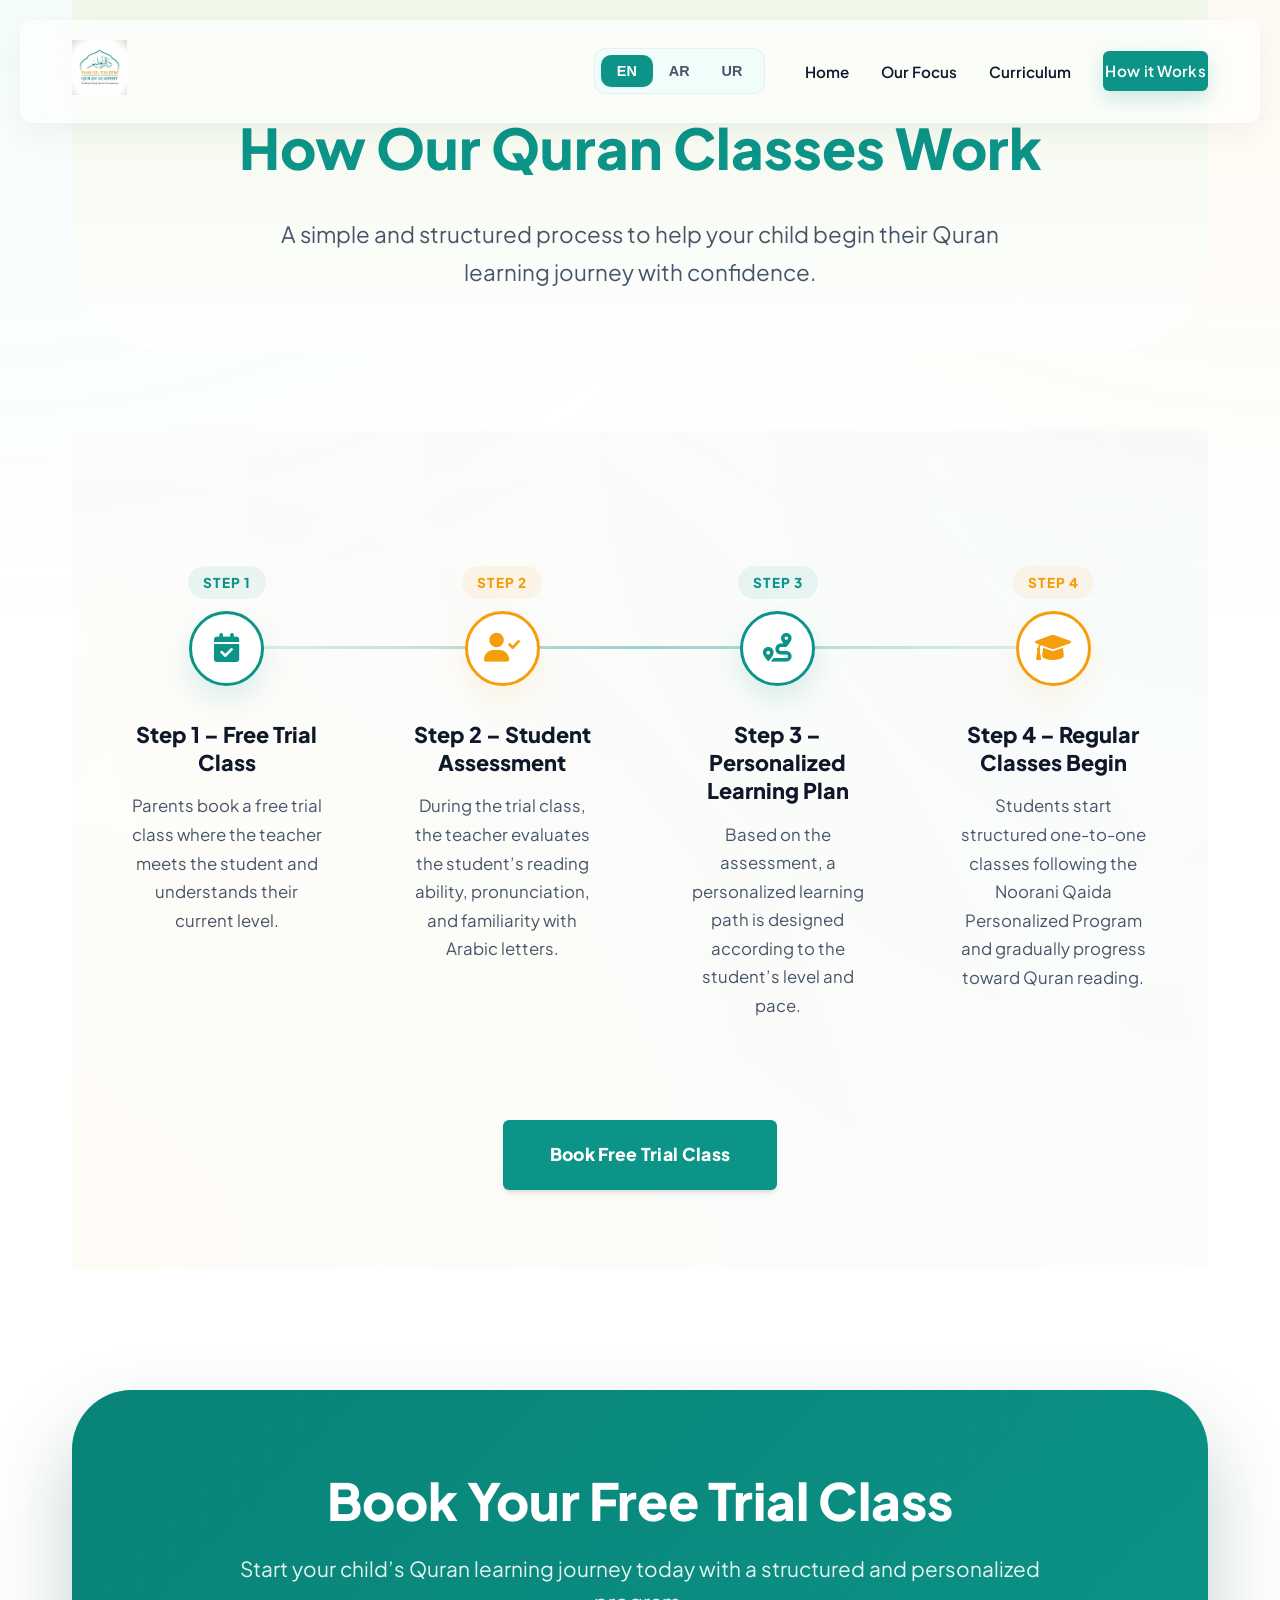
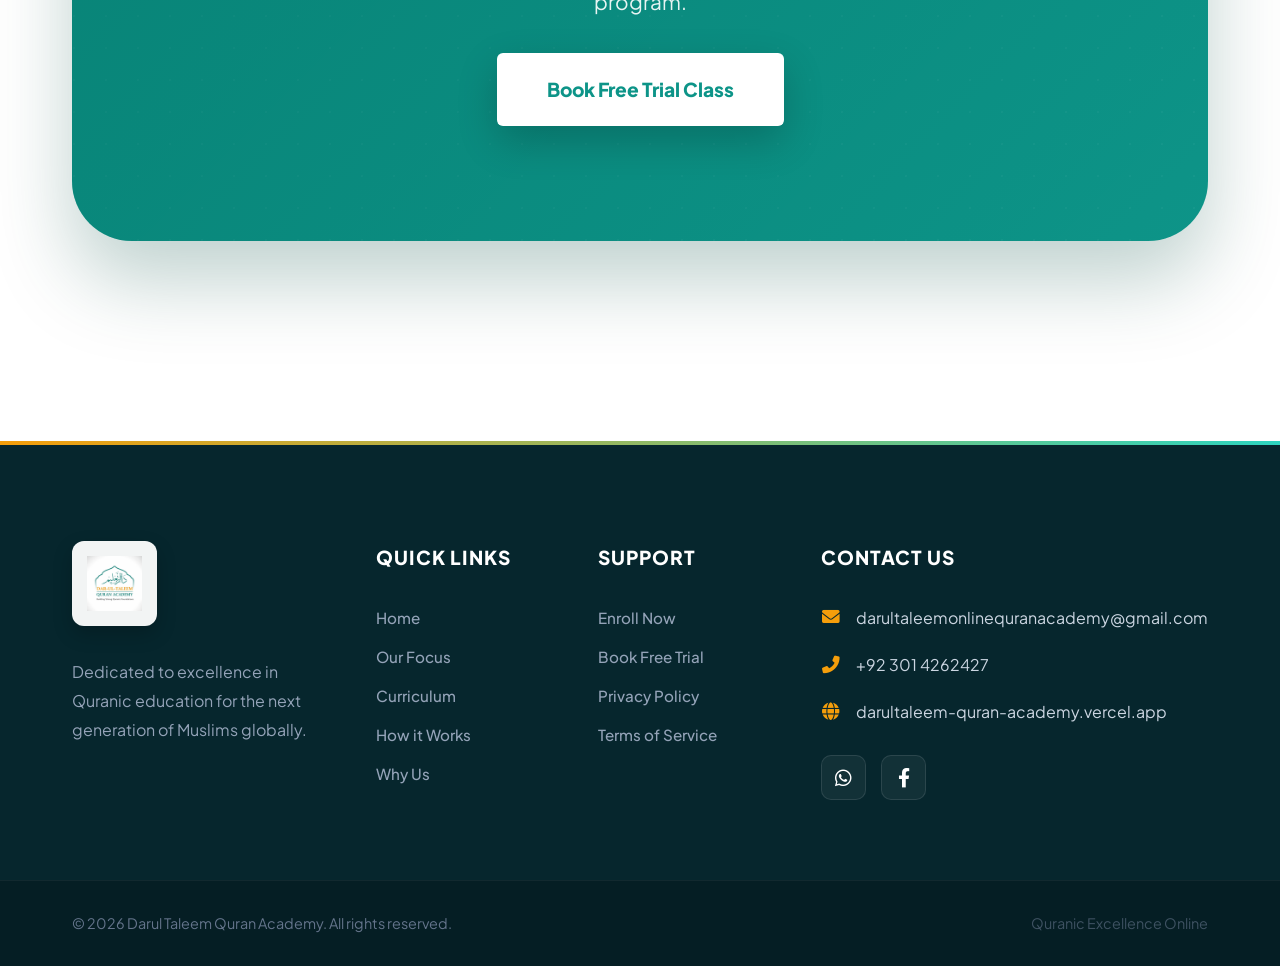
<file: how-it-works.html>
<!DOCTYPE html>
<html lang="en" dir="ltr">

<head>
    <meta charset="UTF-8">
    <meta name="viewport" content="width=device-width, initial-scale=1.0">
    <title>How it Works - Darul Taleem Quran Academy</title>
    <link rel="stylesheet" href="styles.css">
    <link rel="preconnect" href="https://fonts.googleapis.com">
    <link rel="preconnect" href="https://fonts.gstatic.com" crossorigin>
    <link
        href="https://fonts.googleapis.com/css2?family=Plus+Jakarta+Sans:wght@400;500;600;700;800&family=Amiri:wght@400;700&display=swap"
        rel="stylesheet">
    <link rel="stylesheet" href="https://cdnjs.cloudflare.com/ajax/libs/font-awesome/6.0.0/css/all.min.css">
</head>

<body class="how-it-works-page">
    <header id="main-header">
        <nav class="container">
            <div class="logo">
                <a href="index.html"><img src="DarulTaleemQuranAcademy Logo.png" alt="Logo"></a>
            </div>
            <div class="header-right">
                <div class="lang-switcher">
                    <button class="lang-btn active" data-lang="en">EN</button>
                    <button class="lang-btn" data-lang="ar">AR</button>
                    <button class="lang-btn" data-lang="ur">UR</button>
                </div>

                <button id="mobile-menu-btn" class="mobile-menu-btn">
                    <i class="fas fa-bars"></i>
                </button>
                <ul class="nav-links">
                    <li><a href="index.html" data-i18n="nav_home">Home</a></li>
                    <li><a href="index.html#focus" data-i18n="nav_focus">Our Focus</a></li>
                    <li><a href="curriculum.html" data-i18n="nav_curriculum">Curriculum</a></li>
                    <li><a href="#" class="btn-primary active" data-i18n="nav_how_it_works">How it Works</a></li>
                </ul>
            </div>
        </nav>
    </header>

    <main class="container">
        <section class="how-hero reveal">
            <h1 data-i18n="how_it_works_title">How Our Quran Classes Work</h1>
            <p data-i18n="how_it_works_subtitle">A simple and structured process to help your child begin their Quran
                learning journey with confidence.</p>
        </section>

        <section class="timeline-section reveal">
            <div class="container">
                <div class="timeline-container">
                    <div class="timeline-grid reveal reveal-stagger">
                        <!-- Step 1 -->
                        <div class="timeline-item">
                            <span class="step-label" data-i18n="step1_label">Step 1</span>
                            <div class="timeline-point">
                                <i class="fas fa-calendar-check"></i>
                            </div>
                            <div class="timeline-content">
                                <h3 data-i18n="step1_title">Book Free Trial Class</h3>
                                <p data-i18n="step1_desc">Parents schedule a free trial class for their child.</p>
                            </div>
                        </div>

                        <!-- Step 2 -->
                        <div class="timeline-item">
                            <span class="step-label" data-i18n="step2_label">Step 2</span>
                            <div class="timeline-point">
                                <i class="fas fa-user-check"></i>
                            </div>
                            <div class="timeline-content">
                                <h3 data-i18n="step2_title">Student Assessment</h3>
                                <p data-i18n="step2_desc">The teacher evaluates the child’s current level,
                                    pronunciation, and reading ability.</p>
                            </div>
                        </div>

                        <!-- Step 3 -->
                        <div class="timeline-item">
                            <span class="step-label" data-i18n="step3_label">Step 3</span>
                            <div class="timeline-point">
                                <i class="fas fa-route"></i>
                            </div>
                            <div class="timeline-content">
                                <h3 data-i18n="step3_title">Personalized Learning Plan</h3>
                                <p data-i18n="step3_desc">A customized learning path is created according to the
                                    student’s level and pace.</p>
                            </div>
                        </div>

                        <!-- Step 4 -->
                        <div class="timeline-item">
                            <span class="step-label" data-i18n="step4_label">Step 4</span>
                            <div class="timeline-point">
                                <i class="fas fa-graduation-cap"></i>
                            </div>
                            <div class="timeline-content">
                                <h3 data-i18n="step4_title">Start Regular Quran Classes</h3>
                                <p data-i18n="step4_desc">The student begins structured one-to-one Quran learning
                                    classes.</p>
                            </div>
                        </div>
                    </div>
                </div>

                <!-- Subtle Bottom CTA -->
                <div style="text-align: center; margin-top: 80px;">
                    <a href="trial.html" class="btn-primary"
                        style="padding: 18px 45px; font-size: 1.1rem; box-shadow: var(--shadow-md);">
                        <span data-i18n="how_cta_btn">Book Free Trial Class</span>
                    </a>
                </div>
            </div>
        </section>

        <section class="curriculum-cta reveal">
            <div class="cta-banner">
                <div class="cta-content">
                    <h2 data-i18n="how_cta_title">Book Your Free Trial Class</h2>
                    <p class="cta-subtitle" data-i18n="how_cta_text">Start your child’s Quran learning journey today
                        with a structured and personalized program.</p>
                    <a href="trial.html" class="cta-btn-prominent">
                        <span data-i18n="how_cta_btn">Book Free Trial Class</span>
                    </a>
                </div>
            </div>
        </section>
    </main>

    <footer>
        <div class="container">
            <div class="footer-grid reveal reveal-stagger">
                <!-- Info Column -->
                <div class="footer-col footer-info">
                    <div class="footer-logo-container">
                        <img src="DarulTaleemQuranAcademy Logo.png" alt="Darul Taleem Quran Academy"
                            class="footer-logo">
                    </div>
                    <p data-i18n="footer_about">Dedicated to excellence in Quranic education for the next generation of
                        Muslims globally. We provide structured online classes tailored to your child's pace.</p>
                </div>

                <!-- Quick Links Column -->
                <div class="footer-col">
                    <h4 data-i18n="footer_links">Quick Links</h4>
                    <ul class="footer-links-list">
                        <li><a href="index.html#hero" data-i18n="nav_home">Home</a></li>
                        <li><a href="index.html#focus" data-i18n="nav_focus">Our Focus</a></li>
                        <li><a href="curriculum.html" data-i18n="nav_curriculum">Curriculum</a></li>
                        <li><a href="how-it-works.html" data-i18n="nav_how_it_works">How it Works</a></li>
                        <li><a href="index.html#why-us" data-i18n="nav_why">Why Us</a></li>
                    </ul>
                </div>

                <!-- Support Column -->
                <div class="footer-col">
                    <h4 data-i18n="footer_support">Support</h4>
                    <ul class="footer-links-list">
                        <li><a href="trial.html" data-i18n="nav_enroll">Enroll Now</a></li>
                        <li><a href="trial.html" data-i18n="btn_trial">Book Free Trial</a></li>
                        <li><a href="#" data-i18n="privacy_policy">Privacy Policy</a></li>
                        <li><a href="#" data-i18n="terms_service">Terms of Service</a></li>
                    </ul>
                </div>

                <!-- Contact Column -->
                <div class="footer-col">
                    <h4 data-i18n="footer_contact_title">Contact Us</h4>
                    <ul class="contact-info-list">
                        <li>
                            <a href="mailto:darultaleemonlinequranacademy@gmail.com" class="contact-item">
                                <i class="fas fa-envelope"></i>
                                <span>darultaleemonlinequranacademy@gmail.com</span>
                            </a>
                        </li>
                        <li>
                            <a href="tel:+923014262427" class="contact-item">
                                <i class="fas fa-phone-alt"></i>
                                <span>+92 301 4262427</span>
                            </a>
                        </li>
                        <li>
                            <a href="https://darultaleem-quran-academy.vercel.app/" class="contact-item"
                                target="_blank">
                                <i class="fas fa-globe"></i>
                                <span>darultaleem-quran-academy.vercel.app</span>
                            </a>
                        </li>
                    </ul>
                    <div class="footer-socials">
                        <a href="https://wa.me/923014262427" class="social-icon wa" target="_blank">
                            <i class="fab fa-whatsapp"></i>
                        </a>
                        <a href="https://web.facebook.com/darultaleemquranacademy" class="social-icon fb"
                            target="_blank">
                            <i class="fab fa-facebook-f"></i>
                        </a>
                    </div>
                </div>
            </div>
        </div>

        <div class="footer-bottom-bar">
            <div class="container bottom-content">
                <p data-i18n="footer_rights">© 2026 Darul Taleem Quran Academy. All rights reserved.</p>
                <div class="footer-bottom-links">
                    <span style="opacity: 0.6;">Quranic Excellence Online</span>
                </div>
            </div>
        </div>
    </footer>

    <script src="script.js"></script>
</body>

</html>
</file>
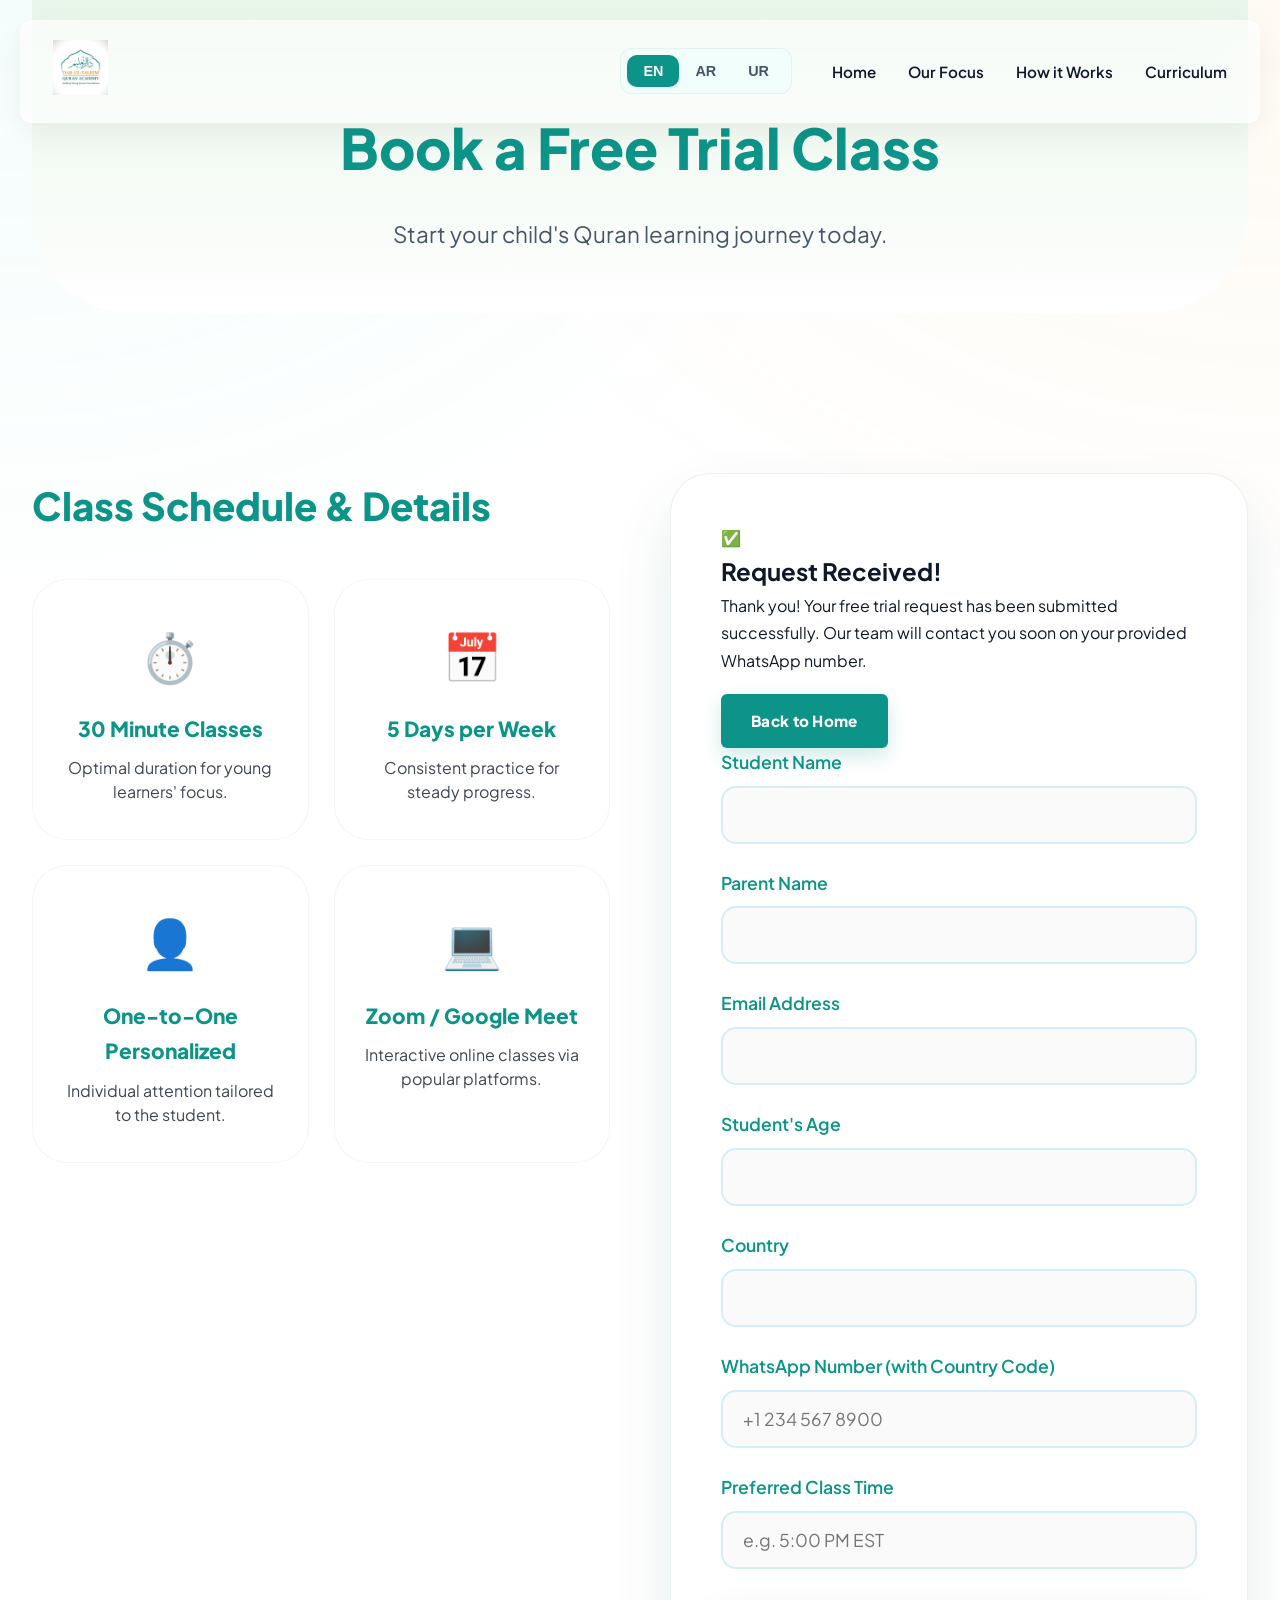
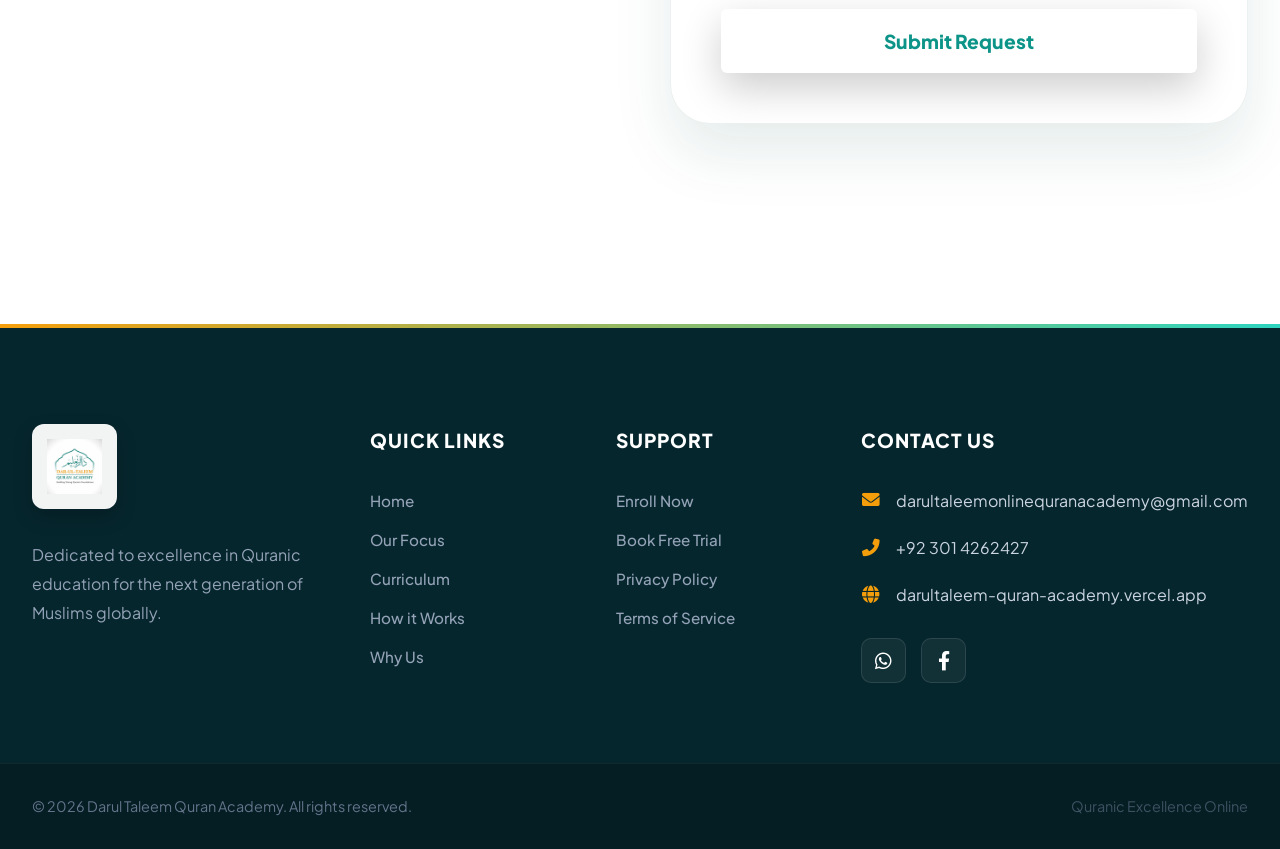
<file: trial.html>
<!DOCTYPE html>
<html lang="en" dir="ltr">

<head>
    <meta charset="UTF-8">
    <meta name="viewport" content="width=device-width, initial-scale=1.0">
    <title>Book a Free Trial - Darul Taleem Quran Academy</title>
    <link rel="stylesheet" href="styles.css">
    <link rel="preconnect" href="https://fonts.googleapis.com">
    <link rel="preconnect" href="https://fonts.gstatic.com" crossorigin>
    <link
        href="https://fonts.googleapis.com/css2?family=Plus+Jakarta+Sans:wght@400;500;600;700;800&family=Amiri:wght@400;700&display=swap"
        rel="stylesheet">
    <link rel="stylesheet" href="https://cdnjs.cloudflare.com/ajax/libs/font-awesome/6.0.0/css/all.min.css">
</head>

<body class="trial-page">
    <header id="main-header">
        <nav class="container">
            <div class="logo">
                <a href="index.html"><img src="DarulTaleemQuranAcademy Logo.png" alt="Logo"></a>
            </div>
            <div class="header-right">
                <div class="lang-switcher">
                    <button class="lang-btn active" data-lang="en">EN</button>
                    <button class="lang-btn" data-lang="ar">AR</button>
                    <button class="lang-btn" data-lang="ur">UR</button>
                </div>

                <button id="mobile-menu-btn" class="mobile-menu-btn">
                    <i class="fas fa-bars"></i>
                </button>
                <ul class="nav-links">
                    <li><a href="index.html" data-i18n="nav_home">Home</a></li>
                    <li><a href="index.html#focus" data-i18n="nav_focus">Our Focus</a></li>
                    <li><a href="how-it-works.html" data-i18n="nav_how_it_works">How it Works</a></li>
                    <li><a href="curriculum.html" data-i18n="nav_curriculum">Curriculum</a></li>
                </ul>
            </div>
        </nav>
    </header>

    <main class="container">
        <section class="trial-hero reveal">
            <h1 data-i18n="trial_title">Book a Free Trial Class</h1>
            <p data-i18n="trial_subtitle">Start your child's Quran learning journey today.</p>
        </section>

        <section class="trial-content-split reveal">
            <!-- Left side: Schedule / Details -->
            <div class="trial-details">
                <h2 data-i18n="structure_title" class="details-heading">Class Schedule & Details</h2>

                <div class="schedule-grid">
                    <div class="schedule-card">
                        <div class="schedule-icon">⏱️</div>
                        <h3 data-i18n="struct_1_title">30 Minute Classes</h3>
                        <p data-i18n="struct_1_desc">Optimal duration for young learners' focus.</p>
                    </div>
                    <div class="schedule-card">
                        <div class="schedule-icon">📅</div>
                        <h3 data-i18n="struct_2_title">5 Days per Week</h3>
                        <p data-i18n="struct_2_desc">Consistent practice for steady progress.</p>
                    </div>
                    <div class="schedule-card">
                        <div class="schedule-icon">👤</div>
                        <h3 data-i18n="struct_3_title">One-to-One Personalized</h3>
                        <p data-i18n="struct_3_desc">Individual attention tailored to the student.</p>
                    </div>
                    <div class="schedule-card">
                        <div class="schedule-icon">💻</div>
                        <h3 data-i18n="struct_4_title">Zoom / Google Meet</h3>
                        <p data-i18n="struct_4_desc">Interactive online classes via popular platforms.</p>
                    </div>
                </div>
            </div>

            <!-- Right side: Form -->
            <div class="trial-form-container">
                <div id="formSuccess" class="form-success-overlay">
                    <div class="success-icon">✅</div>
                    <h2 class="success-title" data-i18n="form_success_title">Request Received!</h2>
                    <p class="success-text" data-i18n="form_success_text">Thank you! Your free trial request has been
                        submitted successfully. Our team will contact you soon on your provided WhatsApp number.</p>
                    <a href="index.html" class="btn-primary" style="margin-top: 20px;">Back to Home</a>
                </div>

                <form id="trialForm" action="#" method="POST" class="custom-trial-form">
                    <div class="form-group">
                        <label for="studentName" data-i18n="form_student_name">Student Name</label>
                        <input type="text" id="studentName" name="studentName" required>
                    </div>
                    <div class="form-group">
                        <label for="parentName" data-i18n="form_parent_name">Parent Name</label>
                        <input type="text" id="parentName" name="parentName" required>
                    </div>
                    <div class="form-group">
                        <label for="userEmail" data-i18n="form_email">Email Address</label>
                        <input type="email" id="userEmail" name="email" required>
                    </div>
                    <div class="form-group">
                        <label for="studentAge" data-i18n="form_age">Student's Age</label>
                        <input type="number" id="studentAge" name="studentAge" required min="3" max="99">
                    </div>
                    <div class="form-group">
                        <label for="country" data-i18n="form_country">Country</label>
                        <input type="text" id="country" name="country" required>
                    </div>
                    <div class="form-group">
                        <label for="whatsapp" data-i18n="form_whatsapp">WhatsApp Number</label>
                        <input type="tel" id="whatsapp" name="whatsapp" required placeholder="+1 234 567 8900">
                    </div>
                    <div class="form-group">
                        <label for="prefTime" data-i18n="form_time">Preferred Class Time</label>
                        <input type="text" id="prefTime" name="prefTime" required placeholder="e.g. 5:00 PM EST">
                    </div>

                    <button type="submit" class="cta-btn-prominent full-width">
                        <span data-i18n="form_submit">Submit Request</span>
                    </button>
                </form>
            </div>
        </section>
    </main>

    <footer>
        <div class="container">
            <div class="footer-grid">
                <!-- Info Column -->
                <div class="footer-col footer-info">
                    <div class="footer-logo-container">
                        <img src="DarulTaleemQuranAcademy Logo.png" alt="Darul Taleem Quran Academy"
                            class="footer-logo">
                    </div>
                    <p data-i18n="footer_about">Dedicated to excellence in Quranic education for the next generation of
                        Muslims globally. We provide structured online classes tailored to your child's pace.</p>
                </div>

                <!-- Quick Links Column -->
                <div class="footer-col">
                    <h4 data-i18n="footer_links">Quick Links</h4>
                    <ul class="footer-links-list">
                        <li><a href="index.html#hero" data-i18n="nav_home">Home</a></li>
                        <li><a href="index.html#focus" data-i18n="nav_focus">Our Focus</a></li>
                        <li><a href="curriculum.html" data-i18n="nav_curriculum">Curriculum</a></li>
                        <li><a href="how-it-works.html" data-i18n="nav_how_it_works">How it Works</a></li>
                        <li><a href="index.html#why-us" data-i18n="nav_why">Why Us</a></li>
                    </ul>
                </div>

                <!-- Support Column -->
                <div class="footer-col">
                    <h4 data-i18n="footer_support">Support</h4>
                    <ul class="footer-links-list">
                        <li><a href="trial.html" data-i18n="nav_enroll">Enroll Now</a></li>
                        <li><a href="trial.html" data-i18n="btn_trial">Book Free Trial</a></li>
                        <li><a href="#" data-i18n="privacy_policy">Privacy Policy</a></li>
                        <li><a href="#" data-i18n="terms_service">Terms of Service</a></li>
                    </ul>
                </div>

                <!-- Contact Column -->
                <div class="footer-col">
                    <h4 data-i18n="footer_contact_title">Contact Us</h4>
                    <ul class="contact-info-list">
                        <li>
                            <a href="mailto:darultaleemonlinequranacademy@gmail.com" class="contact-item">
                                <i class="fas fa-envelope"></i>
                                <span>darultaleemonlinequranacademy@gmail.com</span>
                            </a>
                        </li>
                        <li>
                            <a href="tel:+923014262427" class="contact-item">
                                <i class="fas fa-phone-alt"></i>
                                <span>+92 301 4262427</span>
                            </a>
                        </li>
                        <li>
                            <a href="https://darultaleem-quran-academy.vercel.app/" class="contact-item"
                                target="_blank">
                                <i class="fas fa-globe"></i>
                                <span>darultaleem-quran-academy.vercel.app</span>
                            </a>
                        </li>
                    </ul>
                    <div class="footer-socials">
                        <a href="https://wa.me/923014262427" class="social-icon wa" target="_blank">
                            <i class="fab fa-whatsapp"></i>
                        </a>
                        <a href="https://web.facebook.com/darultaleemquranacademy" class="social-icon fb"
                            target="_blank">
                            <i class="fab fa-facebook-f"></i>
                        </a>
                    </div>
                </div>
            </div>
        </div>

        <div class="footer-bottom-bar">
            <div class="container bottom-content">
                <p data-i18n="footer_rights">© 2026 Darul Taleem Quran Academy. All rights reserved.</p>
                <div class="footer-bottom-links">
                    <span style="opacity: 0.6;">Quranic Excellence Online</span>
                </div>
            </div>
        </div>
    </footer>

    <script src="script.js"></script>
</body>

</html>
</file>
<file: styles.css>
@import url('https://fonts.googleapis.com/css2?family=Plus+Jakarta+Sans:wght@400;500;600;700;800&family=Amiri:wght@400;700&display=swap');

:root {
    --primary-color: #0D9488;
    /* Elegant Teal - Bright & Fresh */
    --secondary-color: #F59E0B;
    /* Vibrant Amber/Gold */
    --secondary-hover: #D97706;
    /* Darker Gold */
    --accent-blue: #2DD4BF;
    /* Teal/Mint Accent */
    --bg-light: #F0FDFA;
    /* Soft Mint Background */
    --text-dark: #0F172A;
    /* Slate 900 for readability */
    --text-muted: #475569;
    /* Slate 600 */
    --white: #FFFFFF;

    /* Modern Shadows */
    --shadow-sm: 0 1px 2px 0 rgb(0 0 0 / 0.05);
    --shadow-md: 0 4px 6px -1px rgb(0 0 0 / 0.1), 0 2px 4px -2px rgb(0 0 0 / 0.1);
    --shadow-lg: 0 20px 25px -5px rgb(0 0 0 / 0.1), 0 8px 10px -6px rgb(0 0 0 / 0.1);
    --shadow-glow: 0 0 40px -10px rgba(45, 212, 191, 0.4);
    /* Mint glow */
    --shadow-gold: 0 10px 30px -10px rgba(245, 158, 11, 0.5);
    /* Gold glow */

    --transition: all 0.4s cubic-bezier(0.4, 0, 0.2, 1);
    --radius-lg: 12px;
    --radius-xl: 16px;
    --radius-btn: 6px;
    /* Even cleaner minimal rounding */
}

* {
    margin: 0;
    padding: 0;
    box-sizing: border-box;
}

body {
    font-family: 'Plus Jakarta Sans', 'Amiri', sans-serif;
    line-height: 1.7;
    color: var(--text-dark);
    background-color: var(--white);
    overflow-x: hidden;
    -webkit-font-smoothing: antialiased;
}

html {
    overflow-x: hidden;
}

/* Unique Background Pattern */
body::before {
    content: '';
    position: fixed;
    top: 0;
    left: 0;
    width: 100vw;
    height: 100vh;
    background-image:
        radial-gradient(at 0% 0%, rgba(45, 212, 191, 0.05) 0px, transparent 50%),
        radial-gradient(at 100% 0%, rgba(245, 158, 11, 0.05) 0px, transparent 50%);
    pointer-events: none;
    z-index: -1;
}

.container {
    max-width: 1280px;
    margin: 0 auto;
    padding: 0 2rem;
}

/* Header & Nav - Glassmorphism Floating */
header {
    background: rgba(255, 255, 255, 0.6);
    backdrop-filter: blur(25px);
    -webkit-backdrop-filter: blur(25px);
    padding: 1.2rem 0;
    position: fixed;
    width: calc(100% - 40px);
    top: 20px;
    left: 20px;
    right: 20px;
    border-radius: var(--radius-lg);
    z-index: 1000;
    box-shadow: 0 10px 30px rgba(0, 0, 0, 0.05);
    border: 1px solid rgba(255, 255, 255, 0.4);
    transition: var(--transition);
}

.reveal {
    opacity: 0;
    transform: translateY(50px);
    transition: opacity 1.2s cubic-bezier(0.23, 1, 0.32, 1), transform 1.2s cubic-bezier(0.23, 1, 0.32, 1);
}

nav {
    display: flex;
    justify-content: space-between;
    align-items: center;
}

.logo img {
    height: 55px;
    width: auto;
    transition: var(--transition);
}

.logo img:hover {
    transform: scale(1.05);
}

.header-right {
    display: flex;
    align-items: center;
    gap: 2.5rem;
}

.lang-switcher {
    display: flex;
    background: var(--bg-light);
    padding: 6px;
    border-radius: 12px;
    border: 1px solid rgba(15, 23, 42, 0.05);
}

.lang-btn {
    border: none;
    background: transparent;
    padding: 8px 16px;
    border-radius: 10px;
    cursor: pointer;
    font-size: 0.9rem;
    font-weight: 700;
    color: var(--text-muted);
    transition: var(--transition);
}

.lang-btn.active {
    background: var(--primary-color);
    color: var(--white);
    box-shadow: var(--shadow-sm);
}

.nav-links {
    display: flex;
    list-style: none;
    gap: 2rem;
    align-items: center;
}

.nav-links a {
    text-decoration: none;
    color: var(--text-dark);
    font-weight: 600;
    font-size: 0.95rem;
    position: relative;
    padding: 5px 0;
    transition: var(--transition);
}

.nav-links a:not(.btn-primary)::after {
    content: '';
    position: absolute;
    bottom: -2px;
    left: 0;
    width: 0;
    height: 2px;
    background: var(--accent-blue);
    transition: var(--transition);
    border-radius: 4px;
}

.nav-links a:hover:not(.btn-primary)::after,
.nav-links .active:not(.btn-primary)::after {
    width: 100%;
}

.nav-links a:hover:not(.btn-primary) {
    color: var(--primary-color);
}


/* Buttons */
.btn-primary {
    background: var(--primary-color);
    color: var(--white) !important;
    /* Ensure text is always white */
    padding: 12px 28px;
    border-radius: var(--radius-btn);
    font-weight: 800;
    font-family: 'Plus Jakarta Sans', sans-serif;
    font-size: 0.95rem;
    letter-spacing: 0.3px;
    text-decoration: none;
    box-shadow: 0 8px 20px rgba(13, 148, 136, 0.2);
    transition: var(--transition);
    display: inline-flex;
    align-items: center;
    justify-content: center;
    border: 2px solid transparent;
}

.btn-primary:hover {
    transform: translateY(-4px);
    box-shadow: 0 15px 30px rgba(13, 148, 136, 0.3);
    background: #0b7a6d;
    /* Slightly darker teal */
    border-color: #0b7a6d;
}

.btn-secondary {
    background: transparent;
    color: var(--primary-color);
    padding: 16px 35px;
    border-radius: var(--radius-btn);
    font-weight: 700;
    font-size: 1.05rem;
    text-decoration: none;
    border: 2px solid var(--primary-color);
    transition: var(--transition);
    display: inline-block;
}

.btn-secondary:hover {
    background: rgba(13, 148, 136, 0.05);
    transform: translateY(-4px);
    box-shadow: 0 8px 20px rgba(13, 148, 136, 0.08);
}

/* Hero Section - Premium Split Layout */
#hero {
    min-height: 85vh;
    padding-top: 150px;
    padding-bottom: 80px;
    position: relative;
    display: flex;
    align-items: center;
    overflow: hidden;
    background: linear-gradient(180deg, var(--bg-light) 0%, var(--white) 100%);
}

/* Background Glowing Orbs */
#hero::before {
    content: '';
    position: absolute;
    top: -10%;
    left: -10%;
    width: 600px;
    height: 600px;
    background: radial-gradient(circle, rgba(56, 189, 248, 0.15) 0%, transparent 70%);
    border-radius: 50%;
    z-index: -1;
}

#hero::after {
    content: '';
    position: absolute;
    bottom: -10%;
    right: -5%;
    width: 800px;
    height: 800px;
    background: radial-gradient(circle, rgba(245, 158, 11, 0.1) 0%, transparent 70%);
    border-radius: 50%;
    z-index: -1;
}

.hero-content {
    display: grid;
    grid-template-columns: 1fr 1fr;
    gap: 60px;
    align-items: center;
    position: relative;
    z-index: 2;
}

.hero-text-area {
    padding-right: 40px;
}

.hero-text-area h1 {
    font-size: 4.5rem;
    font-weight: 800;
    line-height: 1.1;
    color: var(--primary-color);
    margin-bottom: 25px;
    letter-spacing: -1.5px;
}

.hero-text-area h1 span {
    color: var(--secondary-color);
    position: relative;
    display: inline-block;
}

.hero-text-area h1 span::after {
    content: '';
    position: absolute;
    bottom: 8px;
    left: 0;
    width: 100%;
    height: 8px;
    background: rgba(245, 158, 11, 0.2);
    z-index: -1;
    border-radius: 10px;
}

.hero-text-area p {
    font-size: 1.25rem;
    color: var(--text-muted);
    line-height: 1.8;
    margin-bottom: 40px;
    max-width: 90%;
}

.hero-btns {
    display: flex;
    gap: 20px;
    align-items: center;
}

/* Hero Image Container - Overlapping & Floating */
.hero-image-container {
    position: relative;
    z-index: 2;
}

.hero-main-img {
    width: 100%;
    max-width: 650px;
    border-radius: var(--radius-xl);
    box-shadow: var(--shadow-xl, 0 25px 50px -12px rgba(0, 0, 0, 0.25));
    border: 8px solid var(--white);
    transform: perspective(1000px) rotateY(-5deg) translateY(-10px);
    transition: var(--transition);
}

.hero-main-img:hover {
    transform: perspective(1000px) rotateY(0deg) translateY(-20px);
    box-shadow: var(--shadow-gold), 0 35px 60px -15px rgba(0, 0, 0, 0.3);
}

/* Floating Accent elements */
.hero-image-container::before {
    content: '⭐';
    position: absolute;
    top: -30px;
    right: 40px;
    font-size: 3rem;
    filter: drop-shadow(0 10px 15px rgba(245, 158, 11, 0.3));
    animation: float 6s ease-in-out infinite;
    z-index: 3;
}

.hero-image-container::after {
    content: '';
    position: absolute;
    bottom: -40px;
    left: -40px;
    width: 250px;
    height: 250px;
    background: linear-gradient(135deg, var(--accent-blue), var(--secondary-color));
    border-radius: 50%;
    z-index: -1;
    opacity: 0.15;
    filter: blur(40px);
}

@keyframes float {

    0%,
    100% {
        transform: translateY(0);
    }

    50% {
        transform: translateY(-20px);
    }
}

/* Responsive adjustments */
@media (max-width: 1024px) {
    .hero-content {
        grid-template-columns: 1fr;
        text-align: center;
        gap: 40px;
    }

    .hero-text-area {
        padding-right: 0;
    }

    .hero-text-area h1 {
        font-size: 3.5rem;
    }

    .hero-text-area p {
        max-width: 100%;
        margin: 0 auto 40px;
    }

    .hero-btns {
        justify-content: center;
    }

    .hero-main-img {
        transform: none;
        margin-top: 20px;
    }

    .hero-main-img:hover {
        transform: translateY(-10px);
    }
}

/* --- CURRICULUM PAGE SPECIFIC STYLES --- */
.curriculum-page {
    background: #fdfdfd;
}

.curriculum-hero {
    padding: 160px 0 80px;
    text-align: center;
    background: linear-gradient(135deg, rgba(56, 189, 248, 0.1) 0%, rgba(245, 158, 11, 0.1) 100%);
    border-radius: 0 0 100px 100px;
    margin-bottom: 60px;
    box-shadow: 0 10px 30px rgba(0, 0, 0, 0.05);
}

.curriculum-hero h1 {
    font-size: 3.5rem;
    color: var(--primary-color);
    margin-bottom: 15px;
}

.curriculum-hero p {
    font-size: 1.25rem;
    color: var(--text-muted);
    max-width: 600px;
    margin: 0 auto;
}

/* Program Overview Styling - Modern Brochure Style */
.program-overview {
    margin-bottom: 100px;
    text-align: center;
}

.program-header {
    margin-bottom: 60px;
}

.program-header h2 {
    font-size: 3rem;
    color: var(--primary-color);
    margin-bottom: 10px;
    font-weight: 800;
}

.program-subtitle {
    font-size: 1.4rem;
    color: var(--text-muted);
    font-weight: 400;
    max-width: 800px;
    margin: 0 auto;
}

.program-highlights-grid {
    display: grid;
    grid-template-columns: repeat(4, 1fr);
    gap: 25px;
    margin-bottom: 60px;
}

.highlight-card {
    background: white;
    padding: 35px 25px;
    border-radius: 35px;
    box-shadow: var(--shadow-soft);
    border: 1px solid rgba(0, 77, 64, 0.05);
    transition: var(--transition);
    display: flex;
    flex-direction: column;
    justify-content: center;
    min-height: 180px;
}

.highlight-card:hover {
    transform: translateY(-10px);
    border-color: var(--accent-mint);
    background: var(--bg-mint-light);
}

.h-title {
    display: block;
    font-size: 0.9rem;
    font-weight: 800;
    text-transform: uppercase;
    letter-spacing: 1px;
    color: var(--primary-color);
    opacity: 0.6;
    margin-bottom: 15px;
}

.h-text {
    font-size: 1.25rem;
    font-weight: 700;
    color: var(--primary-color);
    line-height: 1.3;
}

.program-description-box {
    max-width: 900px;
    margin: 0 auto 50px;
    padding: 0 20px;
}

.program-description-box p {
    font-size: 1.2rem;
    color: var(--text-dark);
    line-height: 1.8;
    opacity: 0.9;
}

.program-strip {
    background: var(--primary-color);
    color: var(--white);
    padding: 25px 50px;
    border-radius: var(--radius-lg);
    display: inline-flex;
    align-items: center;
    gap: 30px;
    box-shadow: 0 15px 35px rgba(0, 77, 64, 0.2);
}

.program-strip span {
    font-weight: 700;
    font-size: 1.1rem;
    letter-spacing: 0.5px;
}

.program-strip .dot {
    width: 6px;
    height: 6px;
    background: var(--secondary-color);
    border-radius: 50%;
}

@media (max-width: 1100px) {
    .program-highlights-grid {
        grid-template-columns: repeat(2, 1fr);
    }
}

/* Learning Outcomes Section Styling */
.learning-outcomes-section {
    margin-bottom: 120px;
    text-align: center;
}

.outcomes-header {
    margin-bottom: 60px;
}

.outcomes-header h2 {
    font-size: 2.8rem;
    color: var(--primary-color);
    margin-bottom: 15px;
    font-weight: 800;
}

.outcomes-header p {
    font-size: 1.2rem;
    color: var(--text-muted);
    max-width: 700px;
    margin: 0 auto;
}

.outcomes-grid {
    display: grid;
    grid-template-columns: repeat(3, 1fr);
    gap: 30px;
}

.outcome-visual-card {
    background: white;
    padding: 40px 30px;
    border-radius: 40px;
    box-shadow: var(--shadow-soft);
    border: 1px solid rgba(0, 77, 64, 0.05);
    transition: var(--transition);
    position: relative;
    overflow: hidden;
    display: flex;
    flex-direction: column;
    align-items: center;
    border-bottom: 4px solid var(--accent-mint-dark);
}

.outcome-visual-card:hover {
    transform: translateY(-8px);
    box-shadow: 0 20px 40px rgba(0, 77, 64, 0.08);
}

.outcome-icon {
    width: 60px;
    height: 60px;
    background: var(--bg-mint-light);
    border-radius: 20px;
    display: flex;
    align-items: center;
    justify-content: center;
    margin-bottom: 25px;
    color: var(--primary-color);
    font-weight: 900;
}

.icon-number {
    font-size: 1.4rem;
    font-family: 'Outfit', sans-serif;
}

.outcome-visual-card p {
    font-size: 1.15rem;
    color: var(--primary-color);
    font-weight: 600;
    line-height: 1.6;
}

@media (max-width: 1000px) {
    .outcomes-grid {
        grid-template-columns: repeat(2, 1fr);
    }
}

@media (max-width: 650px) {
    .outcomes-grid {
        grid-template-columns: 1fr;
    }

    .outcomes-header h2 {
        font-size: 2.2rem;
    }
}

.presentation-container {
    padding-bottom: 120px;
}

.presentation-tabs {
    display: flex;
    justify-content: center;
    gap: 20px;
    margin-bottom: 50px;
}

.tab-btn {
    padding: 15px 35px;
    border-radius: var(--radius-btn);
    border: 3px solid var(--accent-blue);
    background: white;
    color: var(--primary-color);
    font-weight: 800;
    cursor: pointer;
    box-shadow: 0 5px 15px rgba(0, 0, 0, 0.05);
    transition: var(--transition);
}

.phase-content {
    display: none;
}

.phase-content.active {
    display: block;
}

.reveal {
    opacity: 0;
    transform: translateY(40px);
    transition: opacity 0.8s cubic-bezier(0.165, 0.84, 0.44, 1), transform 1s cubic-bezier(0.165, 0.84, 0.44, 1);
}

.reveal.active {
    opacity: 1;
    transform: translateY(0);
}

/* Staggered Children for those with reveal-stagger class */
.reveal-stagger>* {
    opacity: 0;
    transform: translateY(30px) scale(0.95);
    transition: all 0.8s cubic-bezier(0.165, 0.84, 0.44, 1);
}

.reveal-stagger.active>* {
    opacity: 1;
    transform: translateY(0) scale(1);
}

.tab-btn.active {
    background: var(--primary-color);
    color: var(--secondary-color);
    border-color: var(--primary-color);
}

.slide-grid {
    display: grid;
    grid-template-columns: repeat(2, 1fr);
    gap: 30px;
    margin-top: 20px;
}

.slide-card {
    background: white;
    padding: 40px;
    border-radius: 40px;
    box-shadow: 0 20px 50px rgba(0, 77, 64, 0.08);
    border-left: 12px solid var(--accent-blue);
    transition: var(--transition);
}

.slide-card:hover {
    transform: translateY(-10px);
}

.slide-card.variant {
    border-left-color: var(--secondary-color);
}

.slide-card.highlight {
    background: var(--primary-color);
    color: white;
    border: none;
}

.slide-card.full-width {
    grid-column: span 2;
}

.slide-card h2,
.slide-card h3 {
    margin-bottom: 25px;
    color: var(--primary-color);
    font-size: 2rem;
    font-weight: 800;
}

.slide-card.highlight h3 {
    color: var(--secondary-color);
}

.objective-list,
.check-list {
    list-style: none;
    padding-top: 15px;
}

.check-list li {
    margin-bottom: 15px;
    position: relative;
    padding-left: 40px;
    font-size: 1.1rem;
    font-weight: 600;
}

.check-list li::before {
    content: '✓';
    position: absolute;
    left: 0;
    color: var(--primary-color);
    font-weight: 900;
    font-size: 1.3rem;
}

[dir="rtl"] .check-list li {
    padding-left: 0;
    padding-right: 40px;
}

[dir="rtl"] .check-list li::before {
    left: auto;
    right: 0;
}

.lesson-grid {
    display: grid;
    grid-template-columns: repeat(auto-fill, minmax(140px, 1fr));
    gap: 20px;
    margin-top: 30px;
}

.lesson-item {
    background: var(--bg-light);
    padding: 20px;
    border-radius: 25px;
    text-align: center;
    border: 2px solid transparent;
    transition: var(--transition);
}

.lesson-item:hover {
    background: var(--secondary-color);
    border-color: var(--primary-color);
    transform: scale(1.08);
}

.lesson-item span {
    display: block;
    font-size: 0.85rem;
    font-weight: 800;
    color: var(--primary-color);
    opacity: 0.7;
    margin-bottom: 10px;
}

.lesson-item p {
    font-size: 1.4rem;
    font-weight: 800;
    font-family: 'Amiri', serif;
    color: var(--primary-color);
}

/* Curriculum CTA Section Styling */
.curriculum-cta {
    margin-top: 40px;
    margin-bottom: 120px;
}

.cta-banner {
    background: var(--primary-color);
    background-image:
        radial-gradient(circle at 2px 2px, rgba(178, 223, 219, 0.05) 1px, transparent 0);
    background-size: 32px 32px;
    padding: 80px 40px;
    border-radius: 60px;
    text-align: center;
    box-shadow: 0 40px 80px rgba(0, 77, 64, 0.25);
    position: relative;
    overflow: hidden;
}

.cta-banner::before {
    content: '';
    position: absolute;
    top: 0;
    left: 0;
    width: 100%;
    height: 100%;
    background: linear-gradient(135deg, rgba(0, 105, 92, 0.4) 0%, transparent 100%);
    pointer-events: none;
}

.cta-content {
    position: relative;
    z-index: 2;
    max-width: 850px;
    margin: 0 auto;
}

.cta-banner h2 {
    font-size: 3.2rem;
    color: var(--white);
    margin-bottom: 20px;
    font-weight: 800;
    line-height: 1.2;
}

.cta-subtitle {
    font-size: 1.3rem;
    color: var(--white);
    opacity: 0.9;
    margin-bottom: 35px;
    line-height: 1.6;
}

.cta-reassurance {
    margin-bottom: 45px;
    display: flex;
    justify-content: center;
}

.cta-reassurance span {
    background: rgba(178, 223, 219, 0.15);
    color: var(--accent-mint);
    padding: 10px 30px;
    border-radius: 50px;
    font-weight: 700;
    font-size: 1rem;
    border: 1px solid rgba(178, 223, 219, 0.2);
    box-shadow: 0 5px 15px rgba(0, 0, 0, 0.1);
}

.cta-btn-prominent {
    display: inline-block;
    background: var(--white);
    color: var(--primary-color);
    padding: 20px 50px;
    border-radius: var(--radius-btn);
    text-decoration: none;
    font-size: 1.2rem;
    font-weight: 800;
    box-shadow: 0 15px 40px rgba(0, 0, 0, 0.2);
    transition: var(--transition);
    margin-bottom: 35px;
}

.cta-btn-prominent:hover {
    transform: scale(1.05) translateY(-5px);
    box-shadow: 0 20px 50px rgba(0, 0, 0, 0.3);
    background: var(--bg-light);
}

.cta-footer-text {
    font-size: 1rem;
    color: var(--white);
    opacity: 0.7;
    font-style: italic;
    max-width: 600px;
    margin: 0 auto;
}

@media (max-width: 768px) {
    .curriculum-cta {
        margin-top: 20px;
        margin-bottom: 0px;
        padding-bottom: 10px;
        /* Neutralize generic section padding */
    }

    .cta-banner {
        padding: 40px 20px;
        /* Reduced from 60px for tighter fit */
        border-radius: 30px;
    }

    .cta-banner h2 {
        font-size: 2.2rem;
    }

    .cta-subtitle {
        font-size: 1.1rem;
    }

    .cta-btn-prominent {
        padding: 18px 35px;
        font-size: 1.1rem;
        width: 100%;
        box-sizing: border-box;
    }

    .cta-reassurance span {
        font-size: 0.85rem;
        padding: 8px 15px;
    }
}

/* How it Works Page Styling - Premium Overhaul */
.how-it-works-page .container {
    max-width: 1200px;
}

.how-hero {
    text-align: center;
    padding: 100px 0 60px;
    background: linear-gradient(to bottom, #F1F8E9, #ffffff);
    border-radius: 0 0 100px 100px;
    margin-bottom: 80px;
}

.how-hero h1 {
    font-size: 3.5rem;
    color: var(--primary-color);
    margin-bottom: 20px;
    font-weight: 800;
}

.how-hero p {
    font-size: 1.4rem;
    color: var(--text-muted);
    max-width: 800px;
    margin: 0 auto;
}

/* --- PREMIUM TIMELINE PRESENTATION (HOW IT WORKS) --- */
.timeline-section {
    padding: 80px 0;
    background: radial-gradient(circle at top right, rgba(13, 148, 136, 0.03), transparent),
        radial-gradient(circle at bottom left, rgba(245, 158, 11, 0.03), transparent);
    position: relative;
    overflow: hidden;
}

.timeline-container {
    position: relative;
    max-width: 1200px;
    margin: 80px auto 0;
    padding: 20px 0;
}

/* Connecting Line - Desktop */
.timeline-container::before {
    content: '';
    position: absolute;
    top: 55px;
    /* Aligned with points */
    left: 10%;
    right: 10%;
    height: 3px;
    background: linear-gradient(90deg,
            rgba(13, 148, 136, 0.1) 0%,
            rgba(13, 148, 136, 0.4) 50%,
            rgba(13, 148, 136, 0.1) 100%);
    border-radius: 5px;
    z-index: 1;
}

.timeline-grid {
    display: grid;
    grid-template-columns: repeat(4, 1fr);
    gap: 30px;
    position: relative;
    z-index: 2;
}

.timeline-item {
    text-align: center;
    position: relative;
    padding: 0 10px;
    transition: var(--transition);
}

.timeline-point {
    width: 75px;
    height: 75px;
    background: var(--white);
    border: 3px solid var(--primary-color);
    border-radius: 50%;
    margin: 0 auto 35px;
    display: flex;
    align-items: center;
    justify-content: center;
    font-size: 1.8rem;
    color: var(--primary-color);
    box-shadow: 0 12px 30px rgba(13, 148, 136, 0.15);
    position: relative;
    z-index: 3;
    transition: all 0.5s cubic-bezier(0.175, 0.885, 0.32, 1.275);
}

.timeline-item:hover .timeline-point {
    background: var(--primary-color);
    color: var(--white);
    transform: scale(1.15) rotate(5deg);
    box-shadow: 0 15px 40px rgba(13, 148, 136, 0.25);
}

.timeline-item:nth-child(even) .timeline-point {
    border-color: var(--secondary-color);
    color: var(--secondary-color);
    box-shadow: 0 12px 30px rgba(245, 158, 11, 0.1);
}

.timeline-item:nth-child(even):hover .timeline-point {
    background: var(--secondary-color);
    color: var(--white);
    box-shadow: 0 15px 40px rgba(245, 158, 11, 0.2);
}

.step-label {
    position: absolute;
    top: -45px;
    left: 50%;
    transform: translateX(-50%);
    background: rgba(13, 148, 136, 0.08);
    color: var(--primary-color);
    padding: 5px 15px;
    border-radius: 30px;
    font-size: 0.85rem;
    font-weight: 800;
    text-transform: uppercase;
    letter-spacing: 1px;
}

.timeline-item:nth-child(even) .step-label {
    background: rgba(245, 158, 11, 0.08);
    color: var(--secondary-color);
}

.timeline-content {
    padding: 0 15px;
}

.timeline-content h3 {
    font-size: 1.35rem;
    color: var(--text-dark);
    margin-bottom: 15px;
    font-weight: 800;
    line-height: 1.3;
}

.timeline-content p {
    color: var(--text-muted);
    font-size: 1.05rem;
    line-height: 1.7;
}

/* Responsive Timeline */
@media (max-width: 1024px) {
    .timeline-container::before {
        display: none;
    }

    .timeline-grid {
        grid-template-columns: 1fr;
        max-width: 600px;
        margin: 0 auto;
        gap: 60px;
    }

    .timeline-item {
        display: flex;
        flex-direction: column;
        /* Stack vertically to avoid the table-like look */
        align-items: center;
        /* Center everything on mobile */
        text-align: center;
        gap: 15px;
        position: relative;
    }

    .timeline-point {
        flex-shrink: 0;
        margin: 0 auto;
        width: 70px;
        height: 70px;
        font-size: 1.6rem;
    }

    .step-label {
        position: static;
        transform: none;
        display: inline-block;
        margin-bottom: 10px;
    }

    .timeline-item::after {
        display: none;
        /* Remove connecting lines on mobile where they look messy */
    }

    .timeline-item:last-child::after {
        display: none;
    }

    /* RTL Support for Mobile Timeline */
    [dir="rtl"] .timeline-item {
        text-align: center;
        /* Center align for consistency with LTR mobile */
        /* Removed flex-direction: row-reverse to maintain vertical stack */
    }

    [dir="rtl"] .timeline-item::after {
        display: none;
        /* Keep lines hidden in RTL mobile as well */
    }
}

.curriculum-page footer {
    margin-top: 80px;
    padding: 60px 0;
}

/* Trial Book Page Styling */
.trial-hero {
    text-align: center;
    padding: 100px 0 60px;
    background: linear-gradient(to bottom, #E8F5E9, #ffffff);
    border-radius: 0 0 100px 100px;
    margin-bottom: 80px;
}

.trial-hero h1 {
    font-size: 3.5rem;
    color: var(--primary-color);
    margin-bottom: 20px;
    font-weight: 800;
}

.trial-hero p {
    font-size: 1.4rem;
    color: var(--text-muted);
    max-width: 800px;
    margin: 0 auto;
}

.trial-content-split {
    display: grid;
    grid-template-columns: 1fr 1fr;
    gap: 60px;
    margin-bottom: 120px;
    align-items: start;
}

.details-heading {
    font-size: 2.4rem;
    color: var(--primary-color);
    margin-bottom: 40px;
    font-weight: 800;
}

.schedule-grid {
    display: grid;
    grid-template-columns: repeat(2, 1fr);
    gap: 25px;
}

.schedule-card {
    background: #ffffff;
    padding: 35px 25px;
    border-radius: 35px;
    box-shadow: var(--shadow-soft);
    border: 1px solid rgba(0, 77, 64, 0.05);
    transition: var(--transition);
    text-align: center;
}

.schedule-card:hover {
    transform: translateY(-8px);
    box-shadow: 0 20px 40px rgba(0, 77, 64, 0.08);
}

.schedule-icon {
    font-size: 3rem;
    margin-bottom: 15px;
}

.schedule-card h3 {
    font-size: 1.3rem;
    color: var(--primary-color);
    margin-bottom: 10px;
    font-weight: 800;
}

.schedule-card p {
    font-size: 1rem;
    color: var(--text-dark);
    line-height: 1.5;
    opacity: 0.8;
}

.trial-form-container {
    background: #ffffff;
    padding: 50px;
    border-radius: 40px;
    box-shadow: 0 30px 60px rgba(0, 77, 64, 0.1);
    border: 1px solid rgba(0, 77, 64, 0.08);
}

.custom-trial-form .form-group {
    margin-bottom: 25px;
    text-align: left;
}

[dir="rtl"] .custom-trial-form .form-group {
    text-align: right;
}

.custom-trial-form label {
    display: block;
    font-weight: 600;
    color: var(--primary-color);
    margin-bottom: 8px;
    font-size: 1.1rem;
}

.custom-trial-form input {
    width: 100%;
    padding: 16px 20px;
    border-radius: 15px;
    border: 2px solid rgba(56, 189, 248, 0.2);
    background: #FAFAFA;
    font-size: 1.1rem;
    font-family: inherit;
    transition: var(--transition);
    box-sizing: border-box;
}

.custom-trial-form input:focus {
    outline: none;
    border-color: var(--accent-mint);
    background: #ffffff;
    box-shadow: 0 0 0 4px rgba(178, 223, 219, 0.3);
}

.custom-trial-form .cta-btn-prominent {
    width: 100%;
    border: none;
    cursor: pointer;
    margin-top: 15px;
    font-family: inherit;
    margin-bottom: 0;
}

@media (max-width: 950px) {
    .trial-content-split {
        grid-template-columns: 1fr;
    }

    .schedule-grid {
        grid-template-columns: 1fr 1fr;
    }

    .trial-hero h1 {
        font-size: 2.5rem;
    }

    .trial-hero {
        padding: 60px 20px;
        border-radius: 0 0 50px 50px;
    }

    .trial-form-container {
        padding: 30px;
    }
}

@media (max-width: 600px) {
    .schedule-grid {
        grid-template-columns: 1fr;
    }
}

/* Global Section Headers */
.section-header {
    text-align: center;
    margin-bottom: 60px;
    position: relative;
    z-index: 2;
}

.section-header h2 {
    font-size: 3.2rem;
    color: var(--primary-color);
    margin-bottom: 15px;
    font-weight: 800;
    letter-spacing: -1px;
}

.section-header p {
    font-size: 1.25rem;
    color: var(--text-muted);
    max-width: 650px;
    margin: 0 auto;
}

/* Section Backgrounds & Spacing */
section {
    padding: 80px 0;
    position: relative;
    z-index: 2;
}

.section-white {
    background-color: var(--white);
}

.section-soft {
    background-color: var(--bg-light);
    border-top: 1px solid rgba(13, 148, 136, 0.05);
    border-bottom: 1px solid rgba(13, 148, 136, 0.05);
}

/* Homepage Redesign Styling (Premium Royal Theme) */
.why-us-section {
    padding: 80px 0;
}

.faq-section {
    padding: 80px 0;
}

/* Why Us Grid - Glassmorphism & Staggered */
.why-grid {
    display: grid;
    grid-template-columns: repeat(auto-fit, minmax(250px, 1fr));
    gap: 30px;
    margin-top: 80px;
}

.why-card {
    background: rgba(255, 255, 255, 0.8);
    backdrop-filter: blur(12px);
    -webkit-backdrop-filter: blur(12px);
    padding: 60px 30px 40px;
    border-radius: var(--radius-xl);
    box-shadow: var(--shadow-md);
    border: 1px solid rgba(255, 255, 255, 0.4);
    text-align: center;
    transition: var(--transition);
    position: relative;
    /* Removed overflow: hidden so the overlapping icon isn't clipped */
}

/* Stagger every even card */
.why-card:nth-child(even) {
    transform: translateY(20px);
}

.why-card::after {
    /* Glowing Border Effect */
    content: '';
    position: absolute;
    top: -2px;
    left: -2px;
    width: calc(100% + 4px);
    height: calc(100% + 4px);
    background: linear-gradient(135deg, var(--accent-blue), var(--secondary-color));
    border-radius: var(--radius-xl);
    z-index: -1;
    opacity: 0;
    transition: var(--transition);
}

.why-card:hover {
    transform: translateY(-10px);
    box-shadow: var(--shadow-gold), var(--shadow-lg);
    background: rgba(255, 255, 255, 0.95);
    border-color: transparent;
}

/* Maintain stagger hover */
.why-card:nth-child(even):hover {
    transform: translateY(30px);
}

.why-card:hover::after {
    opacity: 1;
}

/* Overlapping Icon */
.why-icon {
    position: absolute;
    top: -45px;
    left: 50%;
    transform: translateX(-50%);
    background: var(--white);
    width: 90px;
    height: 90px;
    border-radius: 50%;
    display: flex;
    align-items: center;
    justify-content: center;
    border: 2px solid var(--secondary-color);
    box-shadow: var(--shadow-md);
    z-index: 2;
    transition: var(--transition);
}

.why-icon svg {
    filter: drop-shadow(0 4px 6px rgba(245, 158, 11, 0.4));
    transition: var(--transition);
}

.why-card:hover .why-icon svg {
    transform: scale(1.1);
}


.why-card h3 {
    font-size: 1.6rem;
    color: var(--primary-color);
    margin-bottom: 15px;
    font-weight: 800;
    margin-top: 15px;
}

.why-card p {
    color: var(--text-muted);
    font-size: 1.1rem;
    line-height: 1.6;
}

/* FAQ Section */
.faq-grid {
    display: grid;
    grid-template-columns: 1fr 1fr;
    gap: 30px;
    margin-top: 60px;
}

.faq-item {
    background: rgba(255, 255, 255, 0.6);
    backdrop-filter: blur(10px);
    padding: 40px;
    border-radius: var(--radius-lg);
    box-shadow: var(--shadow-sm);
    border: 1px solid rgba(255, 255, 255, 0.8);
    transition: var(--transition);
}

.faq-item:hover {
    box-shadow: var(--shadow-md);
    background: var(--white);
}

/* --- REFINED PREMIUM FOOTER (NIGHT TEAL THEME) --- */
footer {
    background: #06262d;
    /* Deep Night Teal - Soft on eyes */
    color: #cbd5e1;
    /* Slate 300 - Readable but soft */
    padding: 100px 0 0 0;
    position: relative;
    font-family: 'Plus Jakarta Sans', sans-serif;
}

footer::before {
    content: '';
    position: absolute;
    top: 0;
    left: 0;
    width: 100%;
    height: 4px;
    background: linear-gradient(90deg, var(--secondary-color), var(--accent-blue));
}

.footer-grid {
    display: grid;
    grid-template-columns: 1.5fr 1fr 1fr 1.2fr;
    gap: 60px;
    margin-bottom: 80px;
}

.footer-logo-container {
    background: rgba(255, 255, 255, 0.95);
    padding: 15px;
    border-radius: 12px;
    display: inline-block;
    margin-bottom: 25px;
    box-shadow: 0 8px 20px rgba(0, 0, 0, 0.2);
}

.footer-logo {
    height: 55px;
    width: auto;
    display: block;
}

.footer-info p {
    color: #94a3b8;
    font-size: 1rem;
    line-height: 1.8;
    max-width: 300px;
}

.footer-col h4 {
    color: var(--white);
    font-size: 1.2rem;
    font-weight: 800;
    margin-bottom: 30px;
    text-transform: uppercase;
    letter-spacing: 1px;
}

.footer-links-list {
    list-style: none;
}

.footer-links-list li {
    margin-bottom: 12px;
}

.footer-links-list a {
    color: #94a3b8;
    text-decoration: none;
    transition: var(--transition);
    font-size: 0.95rem;
    font-weight: 500;
}

.footer-links-list a:hover {
    color: var(--secondary-color);
    padding-left: 8px;
}

.contact-info-list {
    list-style: none;
}

.contact-info-list li {
    margin-bottom: 20px;
}

.contact-item {
    display: flex;
    align-items: center;
    gap: 15px;
    text-decoration: none;
    color: #cbd5e1;
    transition: var(--transition);
}

.contact-item i {
    color: var(--secondary-color);
    font-size: 1.1rem;
    width: 20px;
    text-align: center;
}

.contact-item:hover {
    color: var(--white);
    transform: translateX(5px);
}

.footer-socials {
    display: flex;
    gap: 15px;
    margin-top: 30px;
}

.social-icon {
    width: 45px;
    height: 45px;
    background: rgba(255, 255, 255, 0.05);
    border: 1px solid rgba(255, 255, 255, 0.1);
    border-radius: 10px;
    display: flex;
    align-items: center;
    justify-content: center;
    color: var(--white);
    text-decoration: none;
    transition: var(--transition);
    font-size: 1.2rem;
}

.social-icon.wa:hover {
    background: #25D366;
    border-color: #25D366;
    box-shadow: 0 0 20px rgba(37, 211, 102, 0.4);
}

.social-icon.fb:hover {
    background: #1877F2;
    border-color: #1877F2;
    box-shadow: 0 0 20px rgba(24, 119, 242, 0.4);
}

.social-icon:hover {
    transform: translateY(-5px);
}

.footer-bottom-bar {
    background: rgba(0, 0, 0, 0.2);
    padding: 30px 0;
    border-top: 1px solid rgba(255, 255, 255, 0.05);
}

.bottom-content {
    display: flex;
    justify-content: space-between;
    align-items: center;
    color: #64748b;
    font-size: 0.9rem;
}

/* --- MOBILE VIEW OPTIMIZATIONS --- */
.mobile-menu-btn {
    display: none;
    background: none;
    border: none;
    color: var(--primary-color);
    font-size: 1.5rem;
    cursor: pointer;
    z-index: 1001;
    transition: var(--transition);
}

@media (max-width: 1024px) {
    .container {
        padding: 0 1.5rem;
    }

    .footer-grid {
        grid-template-columns: 1fr 1fr;
        gap: 40px;
    }
}

@media (max-width: 768px) {

    /* Global Spacing & Typography */
    section {
        padding: 40px 0;
        /* Reduced padding for cleaner look on mobile */
    }

    .section-header {
        margin-bottom: 40px;
    }

    .section-header h2 {
        font-size: 2.2rem;
    }

    .section-header p {
        font-size: 1.1rem;
    }

    .logo img {
        height: 45px;
    }

    /* Floating Header on Mobile */
    header {
        top: 0;
        left: 0;
        right: 0;
        width: 100%;
        border-radius: 0;
        padding: 0.8rem 0;
        border-bottom: 1px solid rgba(13, 148, 136, 0.1);
        background: rgba(255, 255, 255, 0.95);
        /* Solidify background so it doesn't clash with content */
    }

    .header-right {
        gap: 8px;
        /* Reduce gap so menu and lang switcher fit perfectly */
    }

    .mobile-menu-btn {
        display: block;
    }

    /* Mobile Nav Drawer */
    .nav-links {
        position: fixed;
        top: 0;
        right: -100%;
        width: 100%;
        /* Fill entire screen for a premium modal feel */
        height: 100vh;
        background: var(--white);
        flex-direction: column;
        justify-content: center;
        align-items: center;
        gap: 2rem;
        box-shadow: -10px 0 30px rgba(0, 0, 0, 0.1);
        transition: 0.5s cubic-bezier(0.4, 0, 0.2, 1);
        z-index: 999;
    }

    .nav-links.nav-active {
        right: 0;
    }

    .nav-links li {
        width: 100%;
        text-align: center;
    }

    .nav-links a {
        font-size: 1.2rem;
        padding: 10px 0;
        display: block;
        width: 100%;
    }

    .nav-links .btn-primary {
        width: auto;
        display: inline-block;
        padding: 12px 30px;
    }

    /* Hero Section */
    #hero {
        padding-top: 120px;
        text-align: center;
    }

    .hero-content {
        flex-direction: column;
        gap: 40px;
    }

    .hero-text-area h1 {
        font-size: 2.5rem;
        line-height: 1.2;
    }

    .hero-text-area p {
        font-size: 1.1rem;
        max-width: 100%;
    }

    .hero-btns {
        justify-content: center;
    }

    /* Why Us Section */
    .why-grid {
        grid-template-columns: 1fr;
        gap: 50px;
    }

    .why-card:nth-child(even) {
        transform: none;
    }

    /* Timeline Section Override for Home */
    .timeline-grid {
        gap: 40px;
    }

    .timeline-item {
        padding: 20px;
        background: var(--white);
        border-radius: var(--radius-lg);
        box-shadow: var(--shadow-sm);
    }

    /* FAQ Section */
    .faq-grid {
        grid-template-columns: 1fr;
    }

    .faq-item {
        padding: 20px;
    }

    footer {
        padding-top: 50px;
        /* Greatly reduced top whitespace on mobile */
    }

    /* Footer - Redesigned for better categorization */
    .footer-grid {
        grid-template-columns: repeat(2, 1fr);
        /* Split links into two columns */
        gap: 30px;
        text-align: left;
    }

    .footer-info {
        grid-column: span 2;
        /* Full width for logo/info at top */
        text-align: center;
        margin-bottom: 10px;
    }

    .footer-col:last-child {
        grid-column: span 2;
        /* Full width for Contact Us to prevent horizontal overflow from long email */
        word-wrap: break-word;
        word-break: break-all;
        /* Force long emails to wrap and stop screen stretch */
    }

    .footer-info p {
        margin: 0 auto;
    }

    .footer-col h4 {
        margin-bottom: 20px;
        font-size: 1.1rem;
    }

    .contact-item {
        justify-content: flex-start;
    }

    .footer-socials {
        justify-content: center;
    }

    .bottom-content {
        flex-direction: column;
        gap: 15px;
        text-align: center;
    }

    /* RTL specific adjustments for mobile menu */
    [dir="rtl"] .nav-links {
        right: auto;
        left: -100%;
    }

    [dir="rtl"] .nav-links.nav-active {
        left: 0;
    }

    /* Curriculum Page Specifics */
    .curriculum-hero {
        padding: 100px 0 60px;
        border-radius: 0 0 50px 50px;
    }

    .curriculum-hero h1 {
        font-size: 2.2rem;
    }

    .program-header h2 {
        font-size: 2rem;
    }

    .program-highlights-grid {
        grid-template-columns: 1fr;
    }

    .program-strip {
        flex-direction: column;
        gap: 15px;
        width: 100%;
        text-align: center;
    }

    .program-strip .dot {
        display: none;
    }

    .presentation-tabs {
        justify-content: flex-start;
        overflow-x: auto;
        padding: 10px 5px;
        -webkit-overflow-scrolling: touch;
        gap: 10px;
    }

    .tab-btn {
        flex-shrink: 0;
        padding: 12px 20px;
        font-size: 0.9rem;
    }

    .slide-grid {
        grid-template-columns: 1fr;
    }

    .slide-card.full-width {
        grid-column: auto;
    }

    .slide-card {
        padding: 25px;
    }

    .slide-card h2,
    .slide-card h3 {
        font-size: 1.5rem;
    }

    .lesson-grid {
        grid-template-columns: repeat(2, 1fr);
    }

    /* Trial Page Specifics */
    .trial-hero {
        padding: 100px 0 60px;
        border-radius: 0 0 50px 50px;
    }

    .trial-hero h1 {
        font-size: 2.2rem;
    }

    .custom-trial-form {
        padding: 2.5rem 1.5rem;
    }
}

@media (max-width: 480px) {
    .hero-text-area h1 {
        font-size: 2rem;
    }

    .section-header h2 {
        font-size: 1.8rem;
    }

    .hero-btns {
        flex-direction: column;
        gap: 15px;
    }

    .hero-btns a {
        width: 100%;
        text-align: center;
    }
}
</file>
